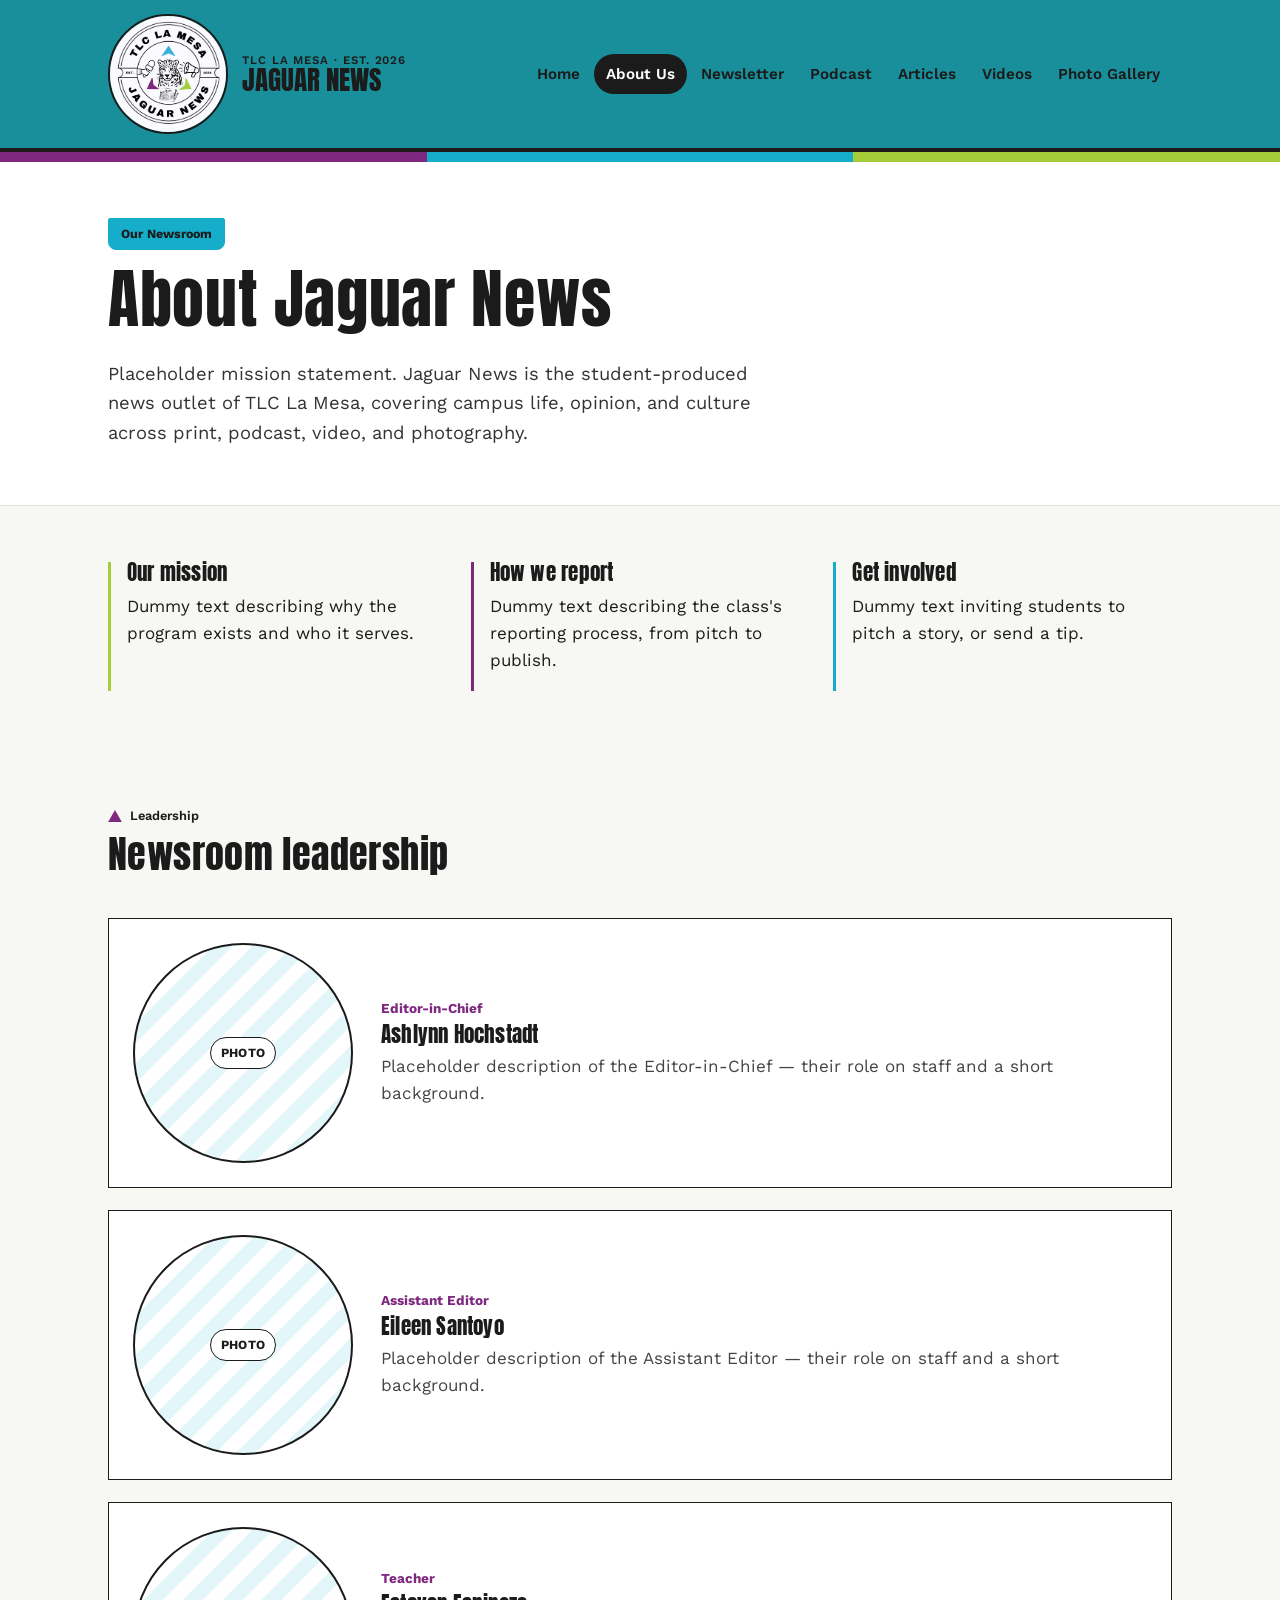
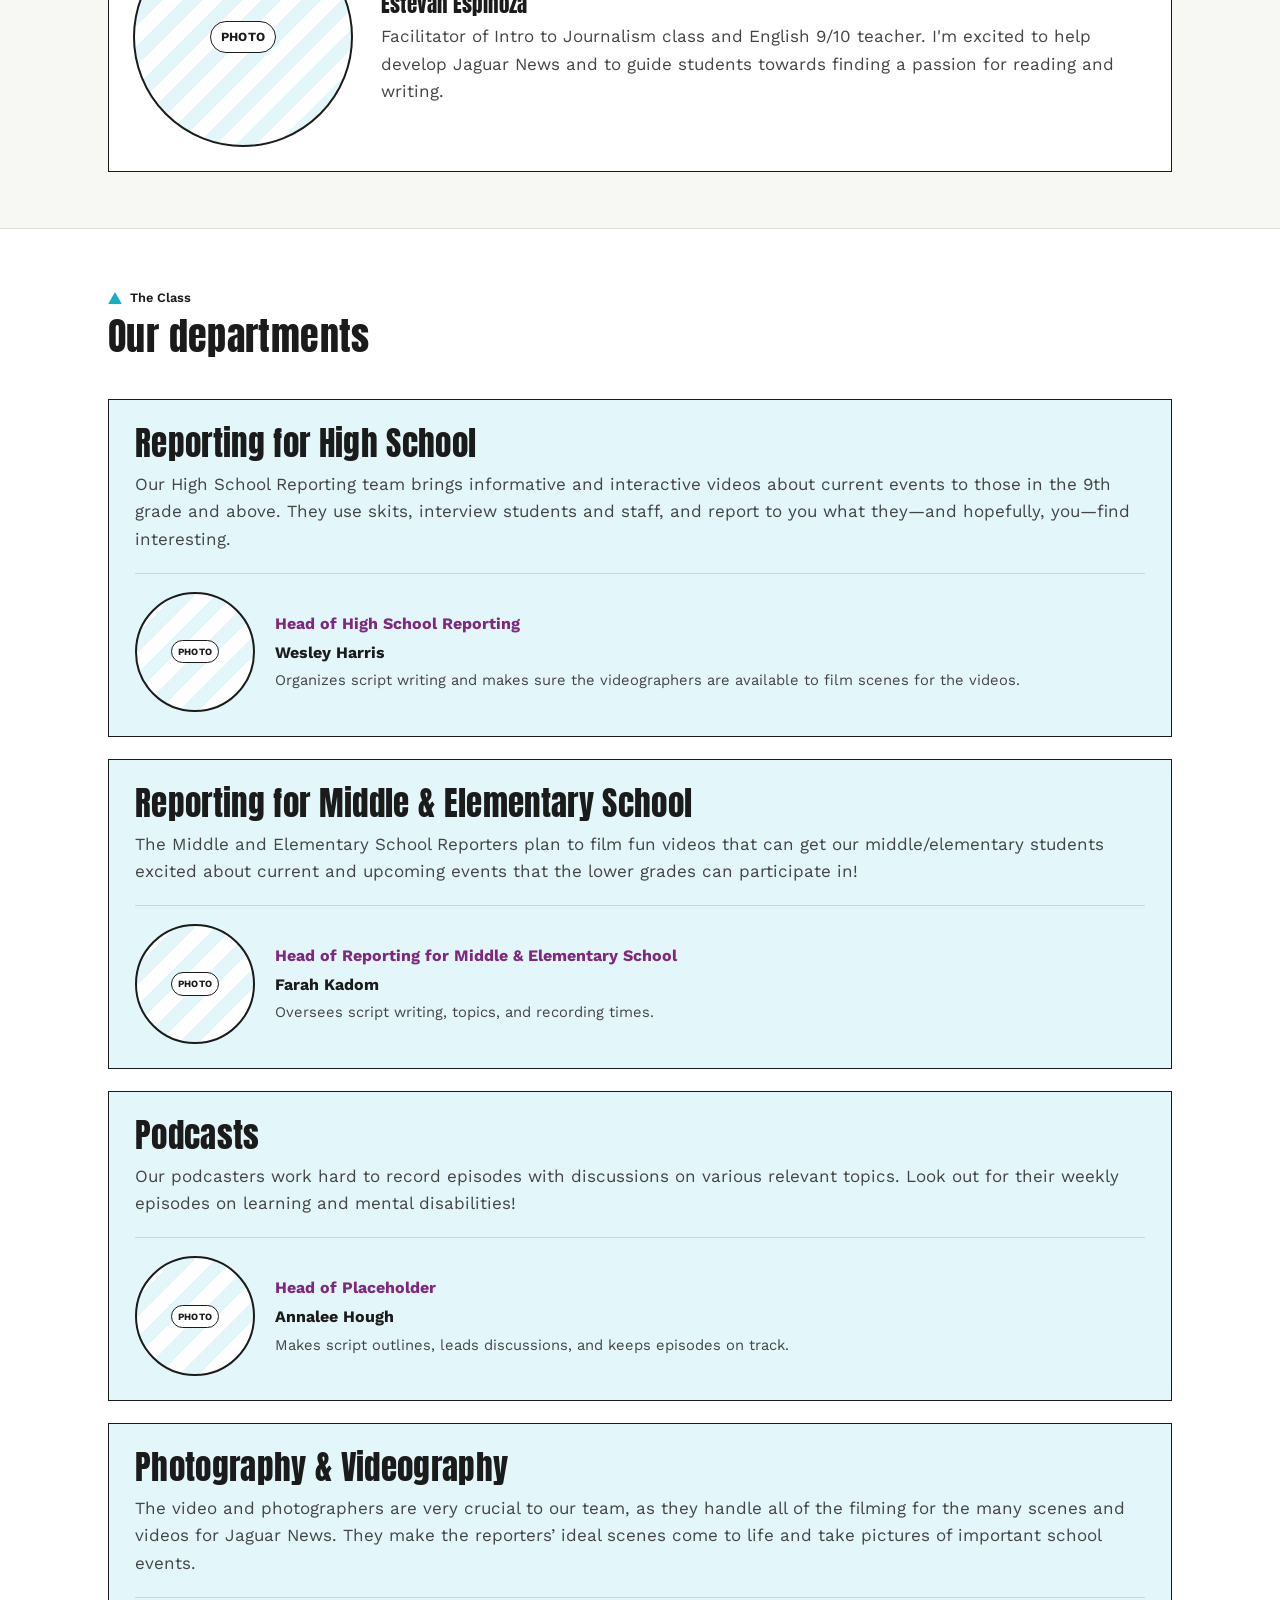
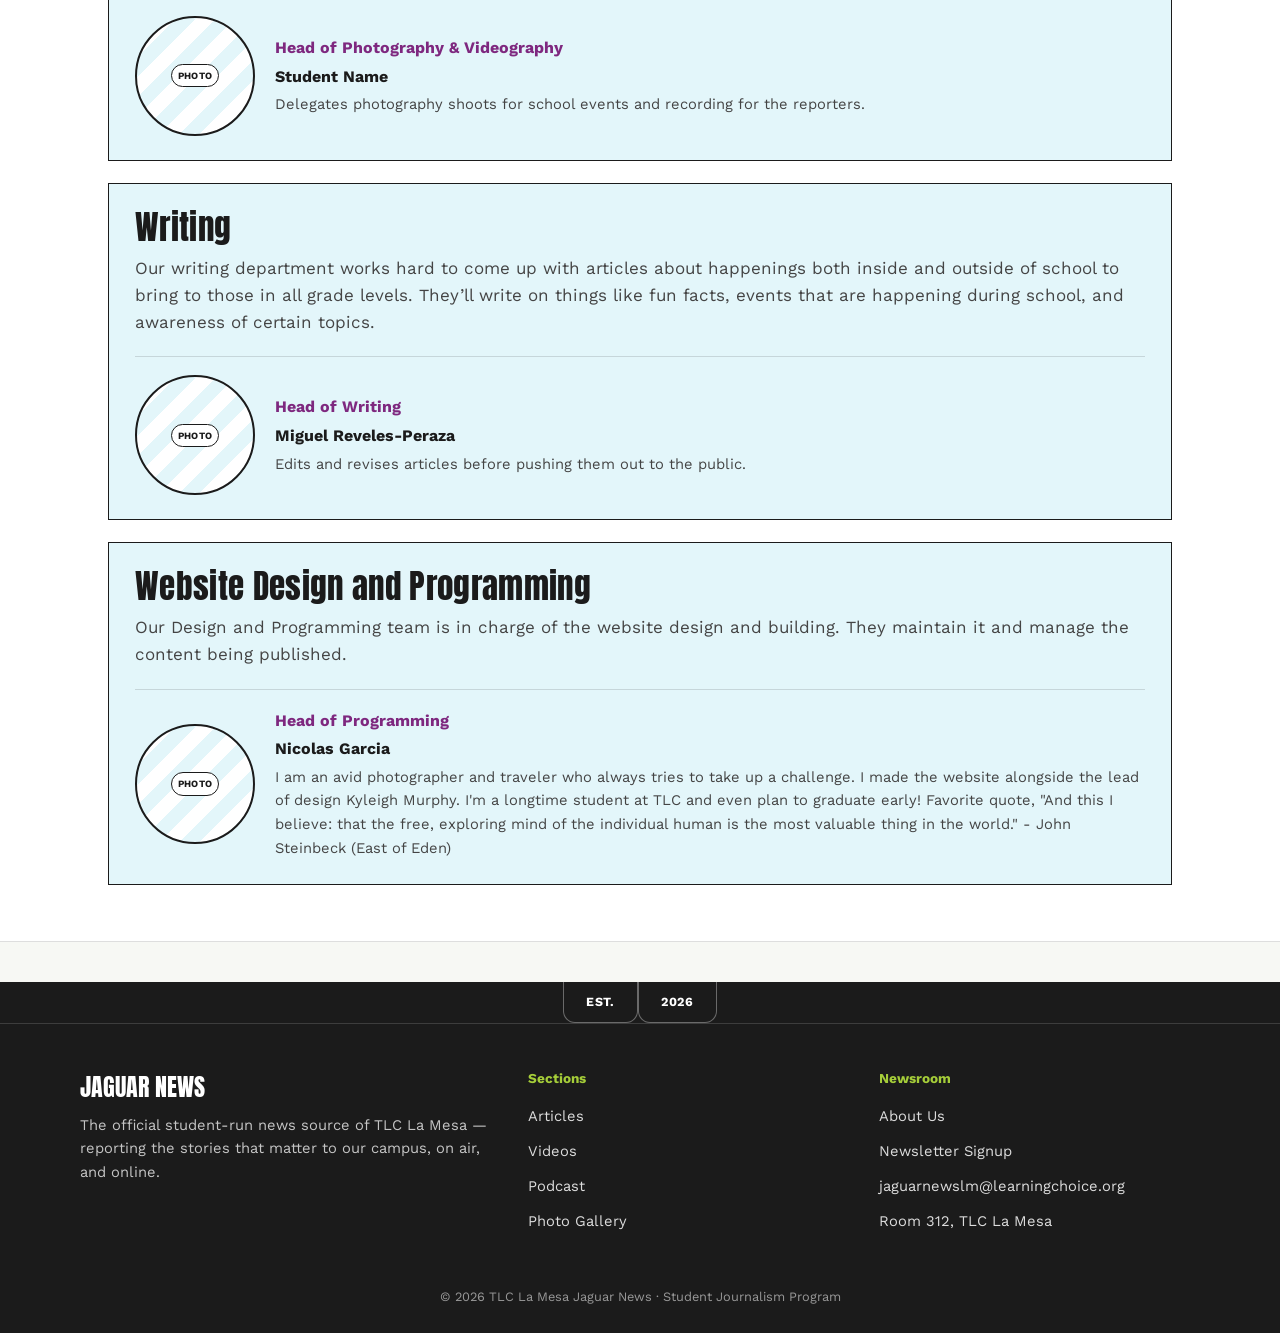
<file: about.html>
<!DOCTYPE html>
<html lang="en">
<head>
<meta charset="UTF-8">
<meta name="viewport" content="width=device-width, initial-scale=1.0">
<title>About Us · Jaguar News — TLC La Mesa</title>
<link rel="stylesheet" href="styles.css">
</head>
<body data-page="about">
  <header class="masthead">
    <div class="wrap masthead-bar">
      <a href="index.html" class="masthead-brand">
        <img src="assets/logo.png" alt="TLC La Mesa Jaguar News badge logo">
        <span class="titles">
          <span class="kicker">TLC LA MESA · EST. 2026</span>
          <span class="name">JAGUAR NEWS</span>
        </span>
      </a>
      <nav class="masthead-nav">
        <a href="index.html">Home</a>
        <a href="about.html" class="active">About Us</a>
        <a href="newsletter.html">Newsletter</a>
        <a href="podcast.html">Podcast</a>
        <a href="articles.html">Articles</a>
        <a href="videos.html">Videos</a>
        <a href="gallery.html">Photo Gallery</a>
      </nav>
    </div>
  </header>
  <div class="ribbon"><span></span><span></span><span></span></div>

  <section class="page-head">
    <div class="wrap">
      <div class="tag-strip"><span class="tag cyan">Our Newsroom</span></div>
      <h1>About Jaguar News</h1>
      <p class="lede" data-field="lede">Placeholder mission statement. Jaguar News is the student-produced news outlet of TLC La Mesa, covering campus life, sports, opinion, and culture across print, podcast, video, and photography. Replace this paragraph with your real about-us copy.</p>
    </div>
  </section>

  <section class="block">
    <div class="wrap">
      <div class="value-row">
        <div class="value">
          <h3>Our mission</h3>
          <p data-field="mission">Dummy text describing why the program exists and who it serves. Lorem ipsum dolor sit amet, consectetur adipiscing elit.</p>
        </div>
        <div class="value">
          <h3>How we report</h3>
          <p data-field="how_we_report">Dummy text describing the class's reporting process, from pitch to publish. Lorem ipsum dolor sit amet, consectetur.</p>
        </div>
        <div class="value">
          <h3>Get involved</h3>
          <p data-field="get_involved">Dummy text inviting students to join the class, pitch a story, or send a tip. Lorem ipsum dolor sit amet, consectetur.</p>
        </div>
      </div>
    </div>
  </section>

  <section class="block">
    <div class="wrap">
      <div class="block-head">
        <div>
          <span class="eyebrow-tri"><svg viewBox="0 0 16 14"><polygon points="8,0 16,14 0,14" fill="#7e287f"/></svg> Leadership</span>
          <h2>Newsroom leadership</h2>
        </div>
      </div>
      <div class="leadership-list"
           data-list="leadership"
           data-template="leadership-row"
           data-item-tag="div"
           data-item-class="leadership-row">
        <div class="leadership-row">
          <div class="leadership-photo"><div class="ph r-1-1" data-label="PHOTO"></div></div>
          <div class="leadership-body">
            <p class="role">Editor-in-Chief</p>
            <h3>Student Name</h3>
            <p>Placeholder description of the Editor-in-Chief — their role on staff and a short background.</p>
          </div>
        </div>
        <div class="leadership-row">
          <div class="leadership-photo"><div class="ph r-1-1" data-label="PHOTO"></div></div>
          <div class="leadership-body">
            <p class="role">Assistant Editor</p>
            <h3>Student Name</h3>
            <p>Placeholder description of the Assistant Editor — their role on staff and a short background.</p>
          </div>
        </div>
        <div class="leadership-row">
          <div class="leadership-photo"><div class="ph r-1-1" data-label="PHOTO"></div></div>
          <div class="leadership-body">
            <p class="role">Teacher / Advisor</p>
            <h3>Teacher Name</h3>
            <p>Placeholder description of the teacher advising the program — their background and role.</p>
          </div>
        </div>
      </div>
    </div>
  </section>

  <section class="block alt">
    <div class="wrap">
      <div class="block-head">
        <div>
          <span class="eyebrow-tri"><svg viewBox="0 0 16 14"><polygon points="8,0 16,14 0,14" fill="#16adca"/></svg> The Class</span>
          <h2>Our departments</h2>
        </div>
      </div>
      <div class="department-list"
           data-list="departments"
           data-template="department-row"
           data-item-tag="div"
           data-item-class="department-row">
        <div class="department-row">
          <h3>Placeholder Department Name</h3>
          <p class="department-desc">Placeholder description of what this department covers and produces.</p>
          <div class="department-leader">
            <div class="department-leader-photo"><div class="ph r-1-1" data-label="PHOTO"></div></div>
            <div class="department-leader-body">
              <p class="role">Head of Placeholder</p>
              <h4>Student Name</h4>
              <p>Placeholder short description of the department leader.</p>
            </div>
          </div>
        </div>
        <div class="department-row">
          <h3>Placeholder Department Name</h3>
          <p class="department-desc">Placeholder description of what this department covers and produces.</p>
          <div class="department-leader">
            <div class="department-leader-photo"><div class="ph r-1-1" data-label="PHOTO"></div></div>
            <div class="department-leader-body">
              <p class="role">Head of Placeholder</p>
              <h4>Student Name</h4>
              <p>Placeholder short description of the department leader.</p>
            </div>
          </div>
        </div>
        <div class="department-row">
          <h3>Placeholder Department Name</h3>
          <p class="department-desc">Placeholder description of what this department covers and produces.</p>
          <div class="department-leader">
            <div class="department-leader-photo"><div class="ph r-1-1" data-label="PHOTO"></div></div>
            <div class="department-leader-body">
              <p class="role">Head of Placeholder</p>
              <h4>Student Name</h4>
              <p>Placeholder short description of the department leader.</p>
            </div>
          </div>
        </div>
        <div class="department-row">
          <h3>Placeholder Department Name</h3>
          <p class="department-desc">Placeholder description of what this department covers and produces.</p>
          <div class="department-leader">
            <div class="department-leader-photo"><div class="ph r-1-1" data-label="PHOTO"></div></div>
            <div class="department-leader-body">
              <p class="role">Head of Placeholder</p>
              <h4>Student Name</h4>
              <p>Placeholder short description of the department leader.</p>
            </div>
          </div>
        </div>
        <div class="department-row">
          <h3>Placeholder Department Name</h3>
          <p class="department-desc">Placeholder description of what this department covers and produces.</p>
          <div class="department-leader">
            <div class="department-leader-photo"><div class="ph r-1-1" data-label="PHOTO"></div></div>
            <div class="department-leader-body">
              <p class="role">Head of Placeholder</p>
              <h4>Student Name</h4>
              <p>Placeholder short description of the department leader.</p>
            </div>
          </div>
        </div>
        <div class="department-row">
          <h3>Placeholder Department Name</h3>
          <p class="department-desc">Placeholder description of what this department covers and produces.</p>
          <div class="department-leader">
            <div class="department-leader-photo"><div class="ph r-1-1" data-label="PHOTO"></div></div>
            <div class="department-leader-body">
              <p class="role">Head of Placeholder</p>
              <h4>Student Name</h4>
              <p>Placeholder short description of the department leader.</p>
            </div>
          </div>
        </div>
      </div>
    </div>
  </section>

  <footer class="site-foot">
    <div class="foot-tabs">
      <span class="foot-tab">EST.</span>
      <span class="foot-tab">2026</span>
    </div>
    <div class="wrap foot-main">
      <div>
        <div class="name">JAGUAR NEWS</div>
        <p>The official student-run news source of TLC La Mesa — reporting the stories that matter to our campus, on air, and online.</p>
      </div>
      <div>
        <h4>Sections</h4>
        <ul>
          <li><a href="articles.html">Articles</a></li>
          <li><a href="videos.html">Videos</a></li>
          <li><a href="podcast.html">Podcast</a></li>
          <li><a href="gallery.html">Photo Gallery</a></li>
        </ul>
      </div>
      <div>
        <h4>Newsroom</h4>
        <ul>
          <li><a href="about.html">About Us</a></li>
          <li><a href="newsletter.html">Newsletter Signup</a></li>
          <li><a href="mailto:jaguarnewslm@learningchoice.org">jaguarnewslm@learningchoice.org</a></li>
          <li><a href="#">Room 312, TLC La Mesa</a></li>
        </ul>
      </div>
    </div>
    <div class="foot-bottom">&copy; 2026 TLC La Mesa Jaguar News · Student Journalism Program </div>
  </footer>

<script src="assets/content-loader.js" defer></script>
</body>
</html>
</file>
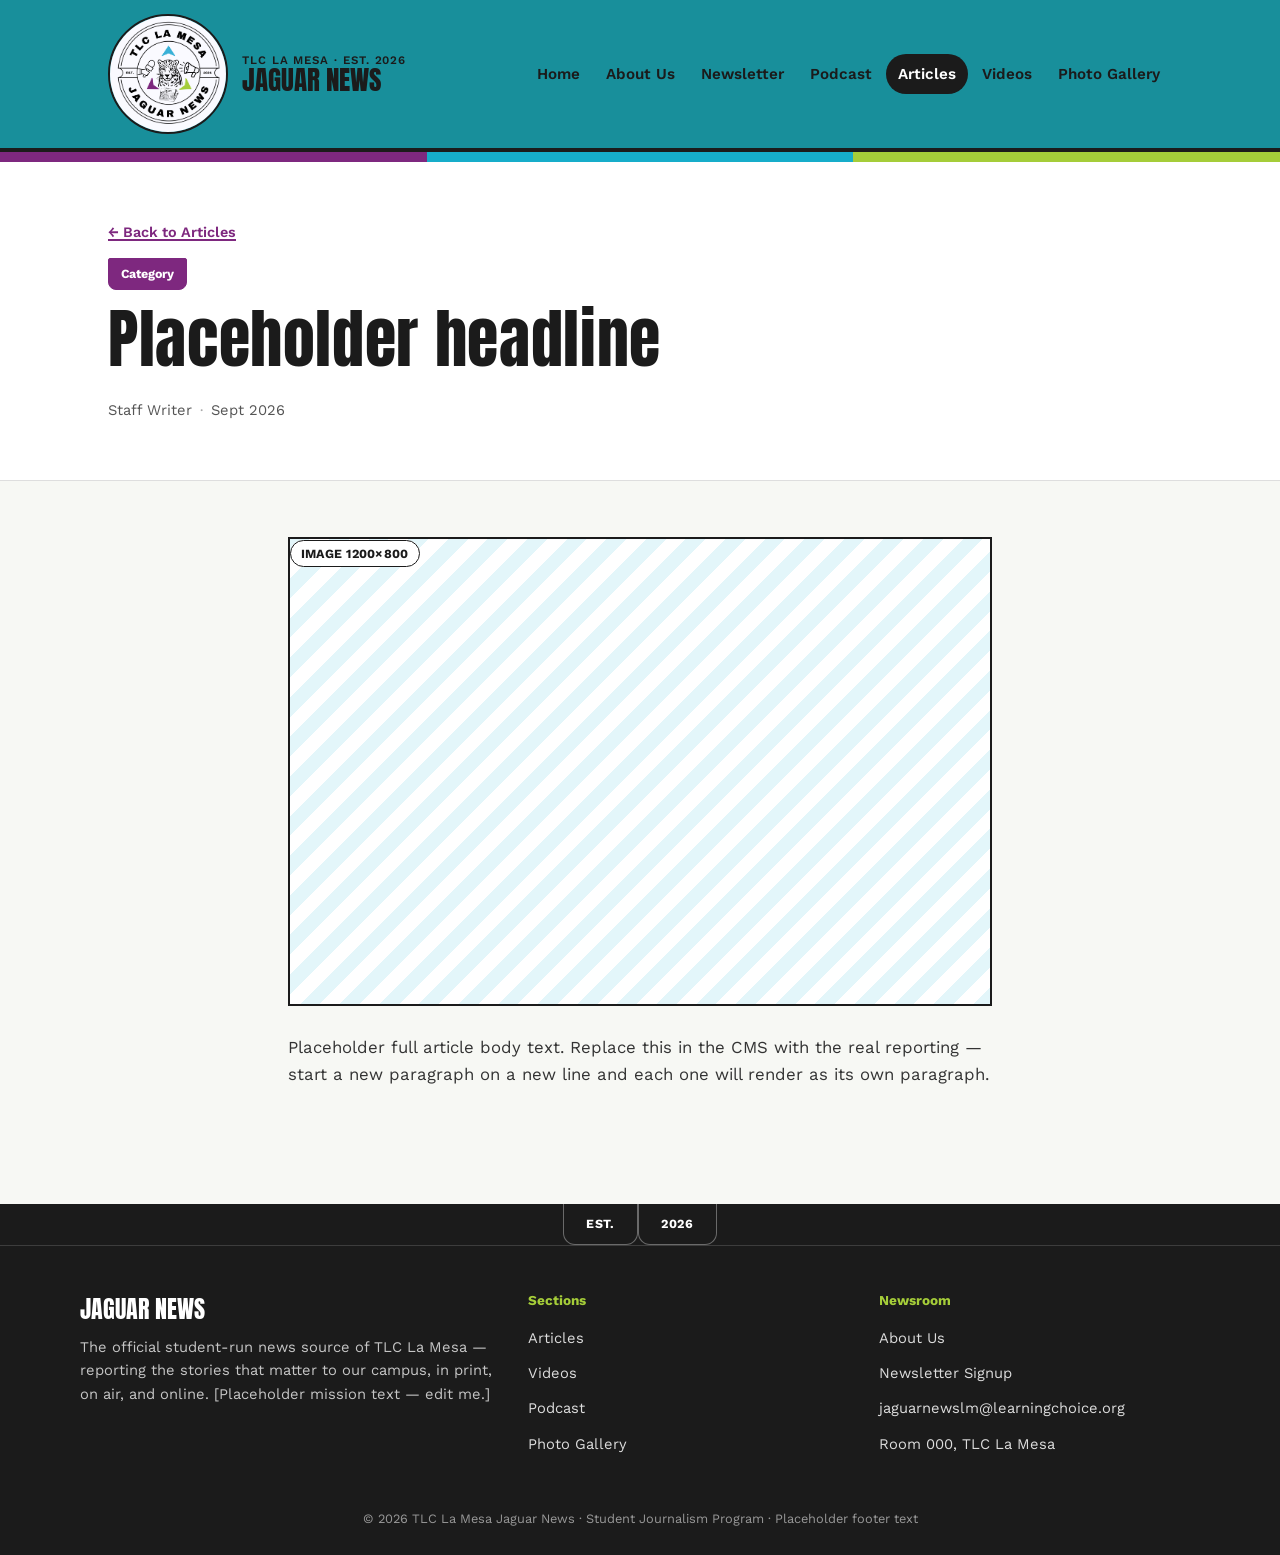
<file: article.html>
<!DOCTYPE html>
<html lang="en">
<head>
<meta charset="UTF-8">
<meta name="viewport" content="width=device-width, initial-scale=1.0">
<title>Article · Jaguar News — TLC La Mesa</title>
<link rel="stylesheet" href="styles.css">
</head>
<body data-page="article">
  <header class="masthead">
    <div class="wrap masthead-bar">
      <a href="index.html" class="masthead-brand">
        <img src="assets/logo.png" alt="TLC La Mesa Jaguar News badge logo">
        <span class="titles">
          <span class="kicker">TLC LA MESA · EST. 2026</span>
          <span class="name">JAGUAR NEWS</span>
        </span>
      </a>
      <nav class="masthead-nav">
        <a href="index.html">Home</a>
        <a href="about.html">About Us</a>
        <a href="newsletter.html">Newsletter</a>
        <a href="podcast.html">Podcast</a>
        <a href="articles.html" class="active">Articles</a>
        <a href="videos.html">Videos</a>
        <a href="gallery.html">Photo Gallery</a>
      </nav>
    </div>
  </header>
  <div class="ribbon"><span></span><span></span><span></span></div>

  <section class="page-head">
    <div class="wrap">
      <a href="articles.html" class="back-link">← Back to Articles</a>
      <div class="tag-strip"><span class="tag purple" data-field="category">Category</span></div>
      <h1 data-field="title">Placeholder headline</h1>
      <p class="byline" data-byline>Staff Writer<span class="dot">·</span>Sept 2026</p>
    </div>
  </section>

  <section class="block">
    <div class="wrap" style="max-width:760px">
      <div class="ph r-3-2 article-photo" data-label="IMAGE 1200×800" data-image="photo"></div>
      <div class="article-body" data-richtext="body">
        <p>Placeholder full article body text. Replace this in the CMS with the real reporting — start a new paragraph on a new line and each one will render as its own paragraph.</p>
      </div>
    </div>
  </section>

  <footer class="site-foot">
    <div class="foot-tabs">
      <span class="foot-tab">EST.</span>
      <span class="foot-tab">2026</span>
    </div>
    <div class="wrap foot-main">
      <div>
        <div class="name">JAGUAR NEWS</div>
        <p>The official student-run news source of TLC La Mesa — reporting the stories that matter to our campus, in print, on air, and online. [Placeholder mission text — edit me.]</p>
      </div>
      <div>
        <h4>Sections</h4>
        <ul>
          <li><a href="articles.html">Articles</a></li>
          <li><a href="videos.html">Videos</a></li>
          <li><a href="podcast.html">Podcast</a></li>
          <li><a href="gallery.html">Photo Gallery</a></li>
        </ul>
      </div>
      <div>
        <h4>Newsroom</h4>
        <ul>
          <li><a href="about.html">About Us</a></li>
          <li><a href="newsletter.html">Newsletter Signup</a></li>
          <li><a href="mailto:jaguarnews@placeholder.edu" data-mailto="contact_email">jaguarnews@placeholder.edu</a></li>
          <li><a href="#">Room 000, TLC La Mesa</a></li>
        </ul>
      </div>
    </div>
    <div class="foot-bottom">&copy; 2026 TLC La Mesa Jaguar News · Student Journalism Program · Placeholder footer text</div>
  </footer>

<script src="assets/content-loader.js" defer></script>
</body>
</html>
</file>
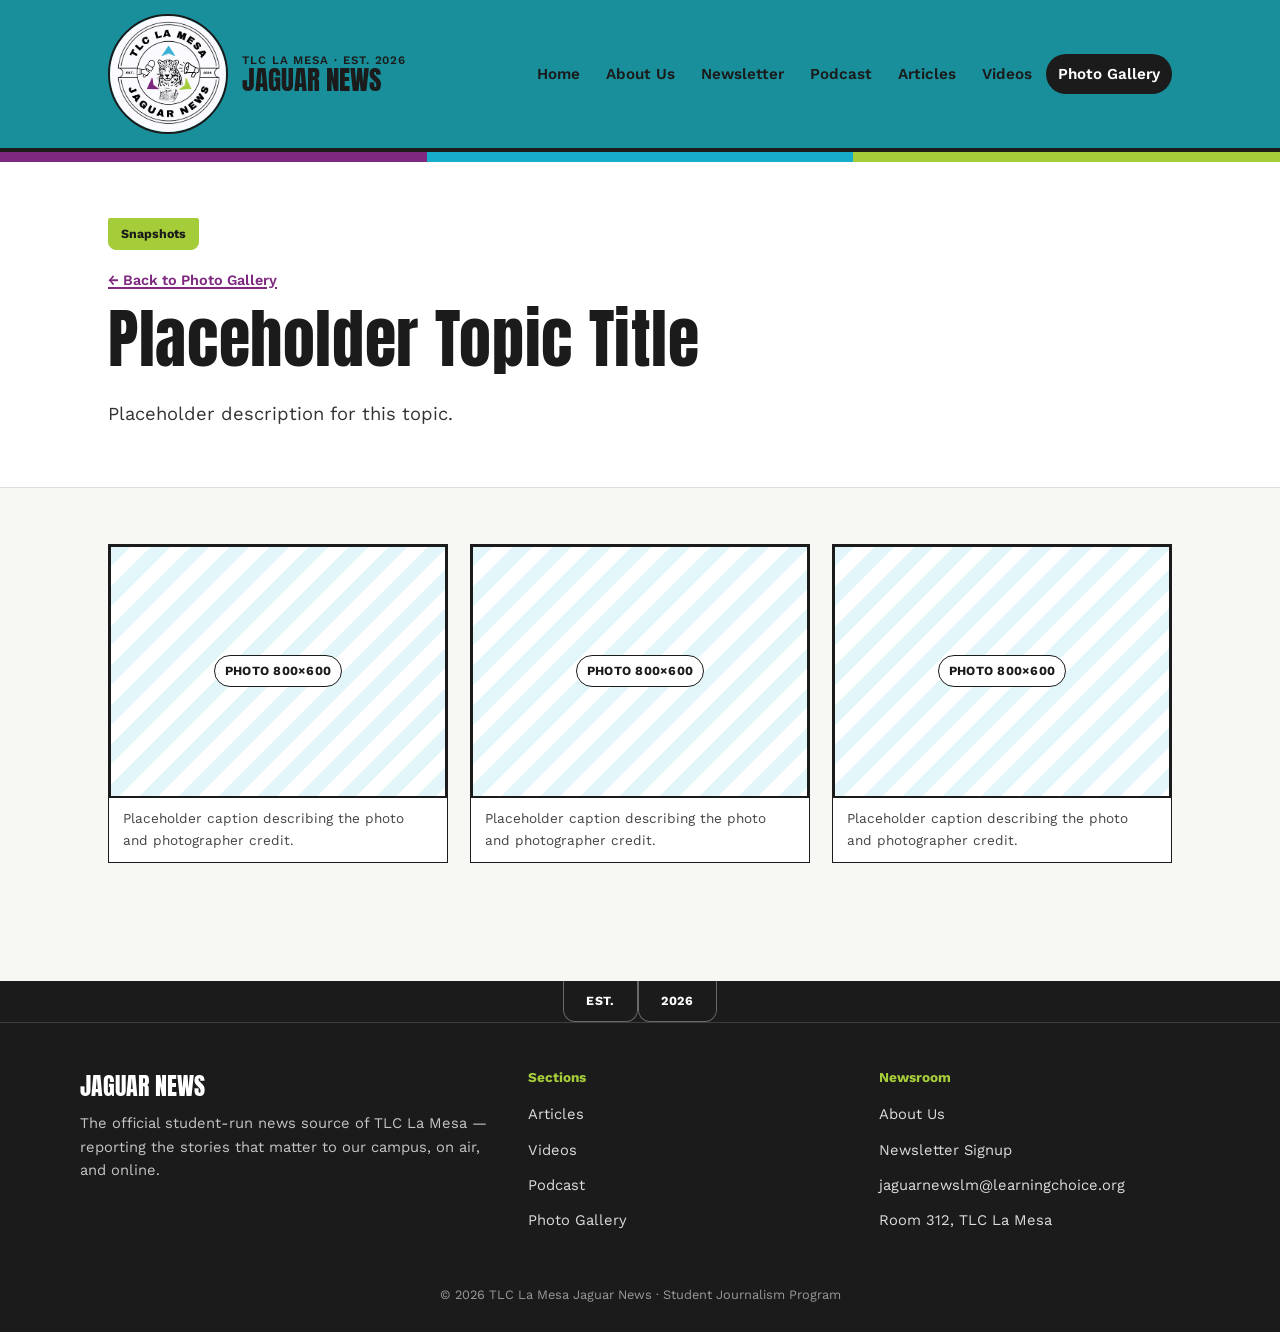
<file: gallery-topic.html>
<!DOCTYPE html>
<html lang="en">
<head>
<meta charset="UTF-8">
<meta name="viewport" content="width=device-width, initial-scale=1.0">
<title>Photo Gallery · Jaguar News — TLC La Mesa</title>
<link rel="stylesheet" href="styles.css">
</head>
<body data-page="gallery-topic">
  <header class="masthead">
    <div class="wrap masthead-bar">
      <a href="index.html" class="masthead-brand">
        <img src="assets/logo.png" alt="TLC La Mesa Jaguar News badge logo">
        <span class="titles">
          <span class="kicker">TLC LA MESA · EST. 2026</span>
          <span class="name">JAGUAR NEWS</span>
        </span>
      </a>
      <nav class="masthead-nav">
        <a href="index.html">Home</a>
        <a href="about.html">About Us</a>
        <a href="newsletter.html">Newsletter</a>
        <a href="podcast.html">Podcast</a>
        <a href="articles.html">Articles</a>
        <a href="videos.html">Videos</a>
        <a href="gallery.html" class="active">Photo Gallery</a>
      </nav>
    </div>
  </header>
  <div class="ribbon"><span></span><span></span><span></span></div>

  <section class="page-head">
    <div class="wrap">
      <div class="tag-strip"><span class="tag green">Snapshots</span></div>
      <a href="gallery.html" class="back-link">← Back to Photo Gallery</a>
      <h1 data-field="title">Placeholder Topic Title</h1>
      <p class="lede" data-field="description">Placeholder description for this topic.</p>
    </div>
  </section>

  <section class="block">
    <div class="wrap">
      <div class="photo-grid" data-list="photos" data-template="gallery-figure" data-item-tag="figure">
        <figure>
          <div class="ph r-4-3" data-label="PHOTO 800×600"></div>
          <figcaption>Placeholder caption describing the photo and photographer credit.</figcaption>
        </figure>
        <figure>
          <div class="ph r-4-3" data-label="PHOTO 800×600"></div>
          <figcaption>Placeholder caption describing the photo and photographer credit.</figcaption>
        </figure>
        <figure>
          <div class="ph r-4-3" data-label="PHOTO 800×600"></div>
          <figcaption>Placeholder caption describing the photo and photographer credit.</figcaption>
        </figure>
      </div>
    </div>
  </section>

  <footer class="site-foot">
    <div class="foot-tabs">
      <span class="foot-tab">EST.</span>
      <span class="foot-tab">2026</span>
    </div>
    <div class="wrap foot-main">
      <div>
        <div class="name">JAGUAR NEWS</div>
        <p>The official student-run news source of TLC La Mesa — reporting the stories that matter to our campus, on air, and online.</p>
      </div>
      <div>
        <h4>Sections</h4>
        <ul>
          <li><a href="articles.html">Articles</a></li>
          <li><a href="videos.html">Videos</a></li>
          <li><a href="podcast.html">Podcast</a></li>
          <li><a href="gallery.html">Photo Gallery</a></li>
        </ul>
      </div>
      <div>
        <h4>Newsroom</h4>
        <ul>
          <li><a href="about.html">About Us</a></li>
          <li><a href="newsletter.html">Newsletter Signup</a></li>
          <li><a href="mailto:jaguarnewslm@learningchoice.org">jaguarnewslm@learningchoice.org</a></li>
          <li><a href="#">Room 312, TLC La Mesa</a></li>
        </ul>
      </div>
    </div>
    <div class="foot-bottom">&copy; 2026 TLC La Mesa Jaguar News · Student Journalism Program </div>
  </footer>

<script src="assets/content-loader.js" defer></script>
</body>
</html>
</file>
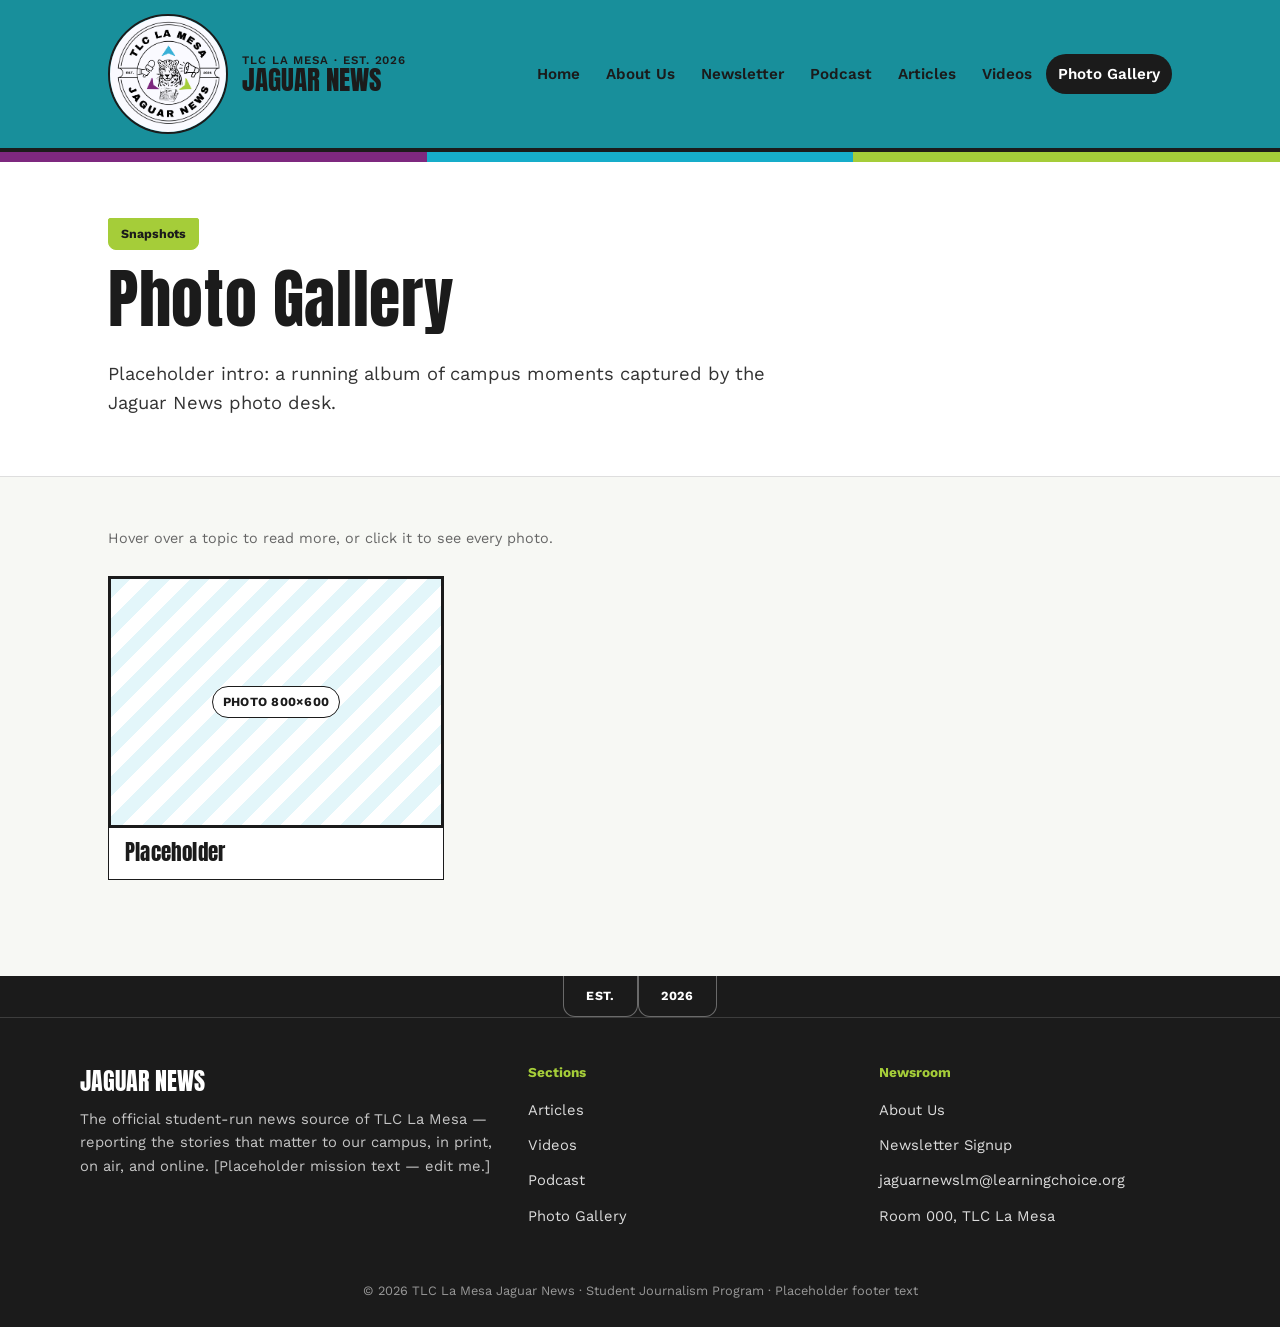
<file: gallery.html>
<!DOCTYPE html>
<html lang="en">
<head>
<meta charset="UTF-8">
<meta name="viewport" content="width=device-width, initial-scale=1.0">
<title>Photo Gallery · Jaguar News — TLC La Mesa</title>
<link rel="stylesheet" href="styles.css">
</head>
<body data-page="gallery">
  <header class="masthead">
    <div class="wrap masthead-bar">
      <a href="index.html" class="masthead-brand">
        <img src="assets/logo.png" alt="TLC La Mesa Jaguar News badge logo">
        <span class="titles">
          <span class="kicker">TLC LA MESA · EST. 2026</span>
          <span class="name">JAGUAR NEWS</span>
        </span>
      </a>
      <nav class="masthead-nav">
        <a href="index.html">Home</a>
        <a href="about.html">About Us</a>
        <a href="newsletter.html">Newsletter</a>
        <a href="podcast.html">Podcast</a>
        <a href="articles.html">Articles</a>
        <a href="videos.html">Videos</a>
        <a href="gallery.html" class="active">Photo Gallery</a>
      </nav>
    </div>
  </header>
  <div class="ribbon"><span></span><span></span><span></span></div>

  <section class="page-head">
    <div class="wrap">
      <div class="tag-strip"><span class="tag green">Snapshots</span></div>
      <h1>Photo Gallery</h1>
      <p class="lede" data-field="lede">Placeholder intro: a running album of campus moments captured by the Jaguar News photo desk.</p>
    </div>
  </section>

  <section class="block">
    <div class="wrap">
      <p class="gallery-hint">Hover over a topic to read more, or click it to see every photo.</p>
      <div class="gallery-grid"
           data-list="topics"
           data-template="gallery-topic-card"
           data-item-tag="a"
           data-item-class="gallery-topic-card"
           data-item-href="gallery-topic.html?id={id}">
        <a class="gallery-topic-card" href="gallery-topic.html?id=placeholder-1">
          <div class="gtc-cover"><div class="ph r-4-3" data-label="PHOTO 800×600"></div></div>
          <div class="gtc-title"><h3>Placeholder Topic Title</h3></div>
          <div class="gtc-more">
            <p>Placeholder description for this topic — the full text you'd write in the CMS appears here on hover.</p>
            <span class="btn gtc-btn">See more photos →</span>
          </div>
        </a>
        <a class="gallery-topic-card" href="gallery-topic.html?id=placeholder-2">
          <div class="gtc-cover"><div class="ph r-4-3" data-label="PHOTO 800×600"></div></div>
          <div class="gtc-title"><h3>Placeholder Topic Title</h3></div>
          <div class="gtc-more">
            <p>Placeholder description for this topic — the full text you'd write in the CMS appears here on hover.</p>
            <span class="btn gtc-btn">See more photos →</span>
          </div>
        </a>
        <a class="gallery-topic-card" href="gallery-topic.html?id=placeholder-3">
          <div class="gtc-cover"><div class="ph r-4-3" data-label="PHOTO 800×600"></div></div>
          <div class="gtc-title"><h3>Placeholder Topic Title</h3></div>
          <div class="gtc-more">
            <p>Placeholder description for this topic — the full text you'd write in the CMS appears here on hover.</p>
            <span class="btn gtc-btn">See more photos →</span>
          </div>
        </a>
      </div>
    </div>
  </section>

  <footer class="site-foot">
    <div class="foot-tabs">
      <span class="foot-tab">EST.</span>
      <span class="foot-tab">2026</span>
    </div>
    <div class="wrap foot-main">
      <div>
        <div class="name">JAGUAR NEWS</div>
        <p>The official student-run news source of TLC La Mesa — reporting the stories that matter to our campus, in print, on air, and online. [Placeholder mission text — edit me.]</p>
      </div>
      <div>
        <h4>Sections</h4>
        <ul>
          <li><a href="articles.html">Articles</a></li>
          <li><a href="videos.html">Videos</a></li>
          <li><a href="podcast.html">Podcast</a></li>
          <li><a href="gallery.html">Photo Gallery</a></li>
        </ul>
      </div>
      <div>
        <h4>Newsroom</h4>
        <ul>
          <li><a href="about.html">About Us</a></li>
          <li><a href="newsletter.html">Newsletter Signup</a></li>
          <li><a href="mailto:jaguarnews@placeholder.edu" data-mailto="contact_email">jaguarnews@placeholder.edu</a></li>
          <li><a href="#">Room 000, TLC La Mesa</a></li>
        </ul>
      </div>
    </div>
    <div class="foot-bottom">&copy; 2026 TLC La Mesa Jaguar News · Student Journalism Program · Placeholder footer text</div>
  </footer>

<script src="assets/content-loader.js" defer></script>
</body>
</html>
</file>
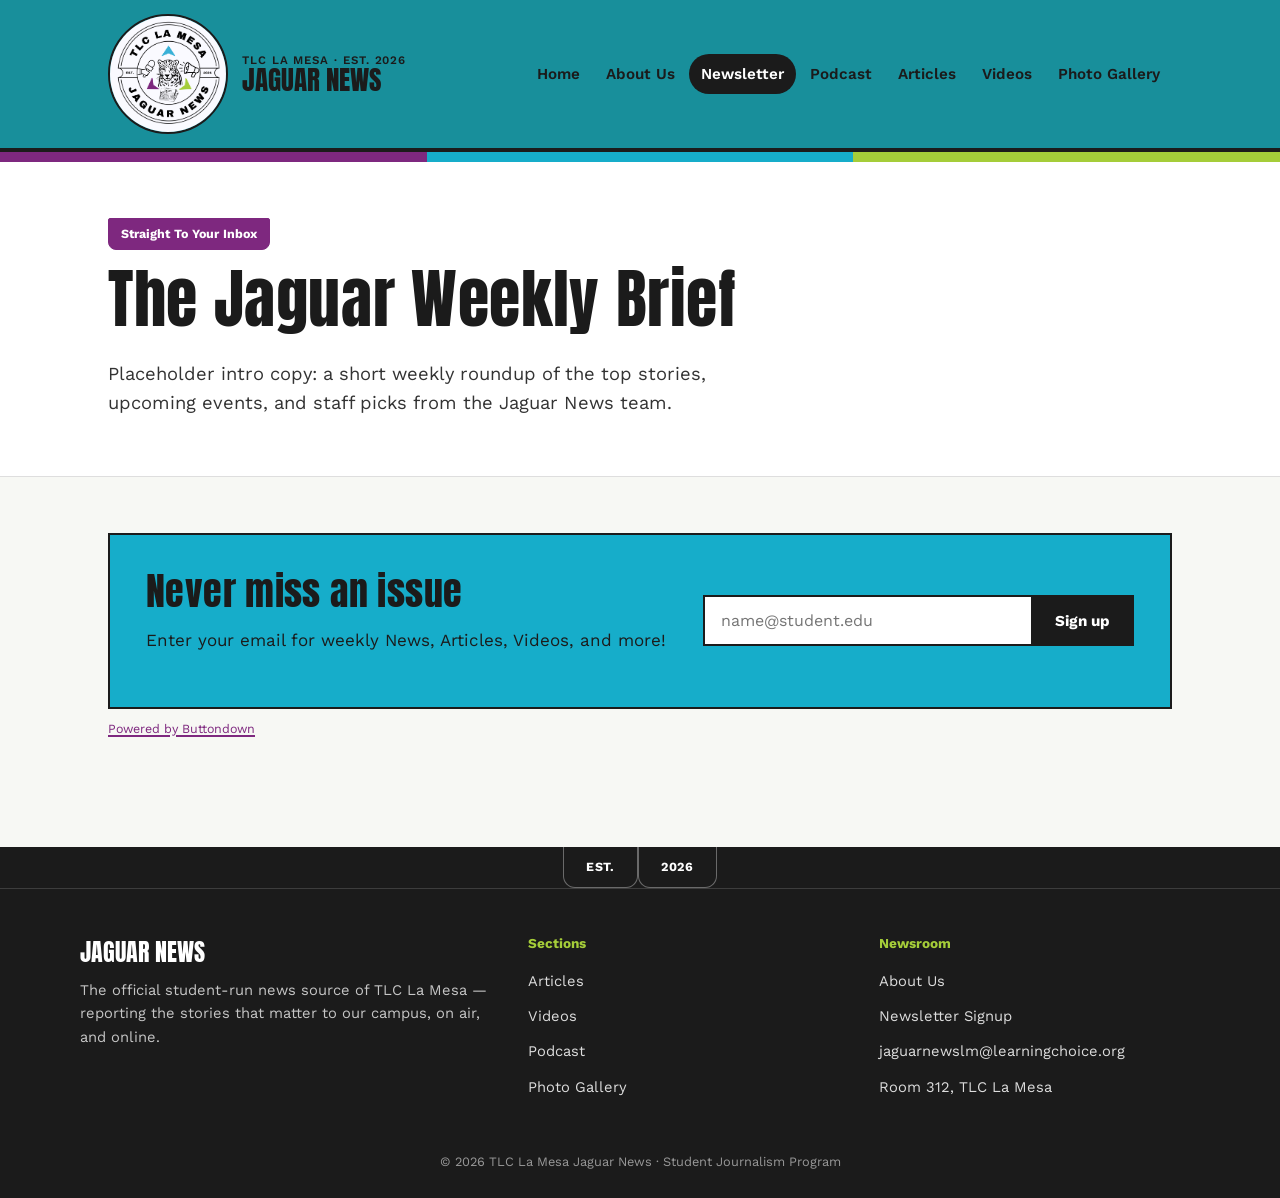
<file: newsletter.html>
<!DOCTYPE html>
<html lang="en">
<head>
<meta charset="UTF-8">
<meta name="viewport" content="width=device-width, initial-scale=1.0">
<title>Newsletter · Jaguar News — TLC La Mesa</title>
<link rel="stylesheet" href="styles.css">
</head>
<body data-page="newsletter">
  <header class="masthead">
    <div class="wrap masthead-bar">
      <a href="index.html" class="masthead-brand">
        <img src="assets/logo.png" alt="TLC La Mesa Jaguar News badge logo">
        <span class="titles">
          <span class="kicker">TLC LA MESA · EST. 2026</span>
          <span class="name">JAGUAR NEWS</span>
        </span>
      </a>
      <nav class="masthead-nav">
        <a href="index.html">Home</a>
        <a href="about.html">About Us</a>
        <a href="newsletter.html" class="active">Newsletter</a>
        <a href="podcast.html">Podcast</a>
        <a href="articles.html">Articles</a>
        <a href="videos.html">Videos</a>
        <a href="gallery.html">Photo Gallery</a>
      </nav>
    </div>
  </header>
  <div class="ribbon"><span></span><span></span><span></span></div>

  <section class="page-head">
    <div class="wrap">
      <div class="tag-strip"><span class="tag purple">Straight To Your Inbox</span></div>
      <h1>The Jaguar Weekly Brief</h1>
      <p class="lede" data-field="lede">A short weekly roundup of the top stories, upcoming events, and faculty features from the Jaguar News team.</p>
    </div>
  </section>

  <section class="block">
    <div class="wrap">
      <div class="signup">
        <div>
          <h2>Never miss an issue</h2>
          <p style="color:#1b1b1b">Enter your email for weekly News, Articles, Videos, and more!</p>
        </div>
        <form
          action="https://buttondown.com/api/emails/embed-subscribe/nicomg2023"
          method="post"
          target="popupwindow"
          onsubmit="window.open('https://buttondown.com/nicomg2023', 'popupwindow')"
          class="embeddable-buttondown-form"
        >
          <input type="email" name="email" placeholder="name@student.edu" aria-label="Email address" required>
          <input type="hidden" value="1" name="embed">
          <button type="submit" class="btn">Sign up</button>
        </form>
      </div>
      <p style="font-size:.78rem;color:#555;margin-top:10px">
        <a href="https://buttondown.com" target="_blank" rel="noopener">Powered by Buttondown</a>
      </p>
    </div>
  </section>
  
  <footer class="site-foot">
    <div class="foot-tabs">
      <span class="foot-tab">EST.</span>
      <span class="foot-tab">2026</span>
    </div>
    <div class="wrap foot-main">
      <div>
        <div class="name">JAGUAR NEWS</div>
        <p>The official student-run news source of TLC La Mesa — reporting the stories that matter to our campus, on air, and online.</p>
      </div>
      <div>
        <h4>Sections</h4>
        <ul>
          <li><a href="articles.html">Articles</a></li>
          <li><a href="videos.html">Videos</a></li>
          <li><a href="podcast.html">Podcast</a></li>
          <li><a href="gallery.html">Photo Gallery</a></li>
        </ul>
      </div>
      <div>
        <h4>Newsroom</h4>
        <ul>
          <li><a href="about.html">About Us</a></li>
          <li><a href="newsletter.html">Newsletter Signup</a></li>
          <li><a href="mailto:jaguarnewslm@learningchoice.org" data-mailto="contact_email">jaguarnewslm@learningchoice.org</a></li>
          <li><a href="#">Room 312, TLC La Mesa</a></li>
        </ul>
      </div>
    </div>
    <div class="foot-bottom">&copy; 2026 TLC La Mesa Jaguar News · Student Journalism Program </div>
  </footer>

<script src="assets/content-loader.js" defer></script>
</body>
</html>
</file>
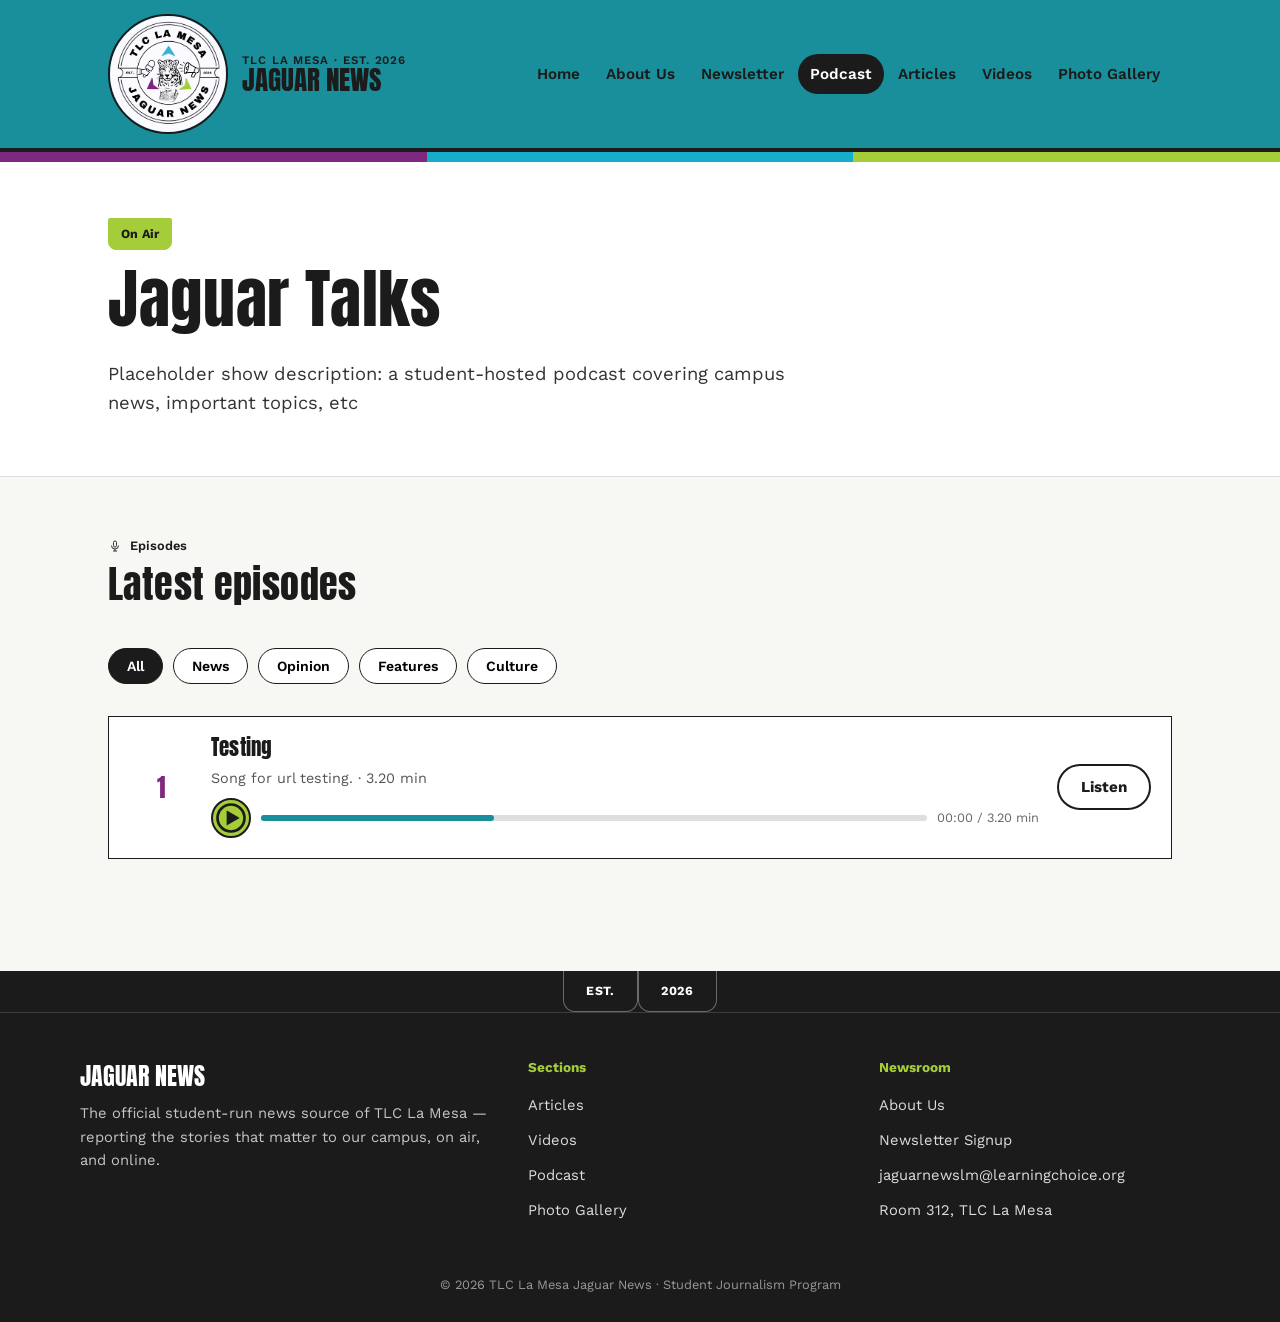
<file: podcast.html>
<!DOCTYPE html>
<html lang="en">
<head>
<meta charset="UTF-8">
<meta name="viewport" content="width=device-width, initial-scale=1.0">
<title>Podcast · Jaguar News — TLC La Mesa</title>
<link rel="stylesheet" href="styles.css">
</head>
<body data-page="podcast">
  <header class="masthead">
    <div class="wrap masthead-bar">
      <a href="index.html" class="masthead-brand">
        <img src="assets/logo.png" alt="TLC La Mesa Jaguar News badge logo">
        <span class="titles">
          <span class="kicker">TLC LA MESA · EST. 2026</span>
          <span class="name">JAGUAR NEWS</span>
        </span>
      </a>
      <nav class="masthead-nav">
        <a href="index.html">Home</a>
        <a href="about.html">About Us</a>
        <a href="newsletter.html">Newsletter</a>
        <a href="podcast.html" class="active">Podcast</a>
        <a href="articles.html">Articles</a>
        <a href="videos.html">Videos</a>
        <a href="gallery.html">Photo Gallery</a>
      </nav>
    </div>
  </header>
  <div class="ribbon"><span></span><span></span><span></span></div>

  <section class="page-head">
    <div class="wrap">
      <div class="tag-strip"><span class="tag green">On Air</span></div>
      <h1>Jaguar Talks</h1>
      <p class="lede" data-field="lede">Placeholder show description: a student-hosted podcast covering campus news, interviews, and the occasional off-topic tangent — new episodes dropping every other Thursday.</p>
    </div>
  </section>

  <section class="block">
    <div class="wrap">
      <div class="block-head">
        <div>
          <span class="eyebrow-tri"><svg viewBox="0 0 24 24" fill="none" stroke="#1b1b1b" stroke-width="1.8"><rect x="9" y="2" width="6" height="12" rx="3"/><path d="M5 11a7 7 0 0 0 14 0"/><path d="M12 18v4M8 22h8"/></svg> Episodes</span>
          <h2>Latest episodes</h2>
        </div>
      </div>
      <div class="filters">
        <button class="is-on" data-filter="all">All</button>
        <button data-filter="News">News</button>
        <button data-filter="Opinion">Opinion</button>
        <button data-filter="Features">Features</button>
        <button data-filter="Culture">Culture</button>
      </div>
      <div data-list="episodes" data-template="episode-row" data-item-tag="div" data-item-class="episode">
      <div class="episode" data-category="News">
        <div class="ep-num">12</div>
        <div>
          <h3>Placeholder episode title about the new student council</h3>
          <p style="margin:0;color:#555;font-size:.9rem">Placeholder description of what this episode covers · 24 min</p>
          <div class="player-bar">
            <div class="play-btn"><svg viewBox="0 0 24 24" fill="none" stroke="#1b1b1b" stroke-width="1.8"><circle cx="12" cy="12" r="9"/><path d="M10 8.5 16 12l-6 3.5z" fill="#1b1b1b"/></svg></div>
            <div class="track"></div>
            <span style="font-size:.8rem;color:#666">00:00 / 24 min</span>
          </div>
        </div>
        <button type="button" class="btn outline" data-youtube-popup="">Listen</button>
      </div>
      <div class="episode" data-category="Features">
        <div class="ep-num">11</div>
        <div>
          <h3>Placeholder episode title interviewing a school coach</h3>
          <p style="margin:0;color:#555;font-size:.9rem">Placeholder description of what this episode covers · 31 min</p>
          <div class="player-bar">
            <div class="play-btn"><svg viewBox="0 0 24 24" fill="none" stroke="#1b1b1b" stroke-width="1.8"><circle cx="12" cy="12" r="9"/><path d="M10 8.5 16 12l-6 3.5z" fill="#1b1b1b"/></svg></div>
            <div class="track"></div>
            <span style="font-size:.8rem;color:#666">00:00 / 31 min</span>
          </div>
        </div>
        <button type="button" class="btn outline" data-youtube-popup="">Listen</button>
      </div>
      <div class="episode" data-category="Culture">
        <div class="ep-num">10</div>
        <div>
          <h3>Placeholder episode title recapping the first week back</h3>
          <p style="margin:0;color:#555;font-size:.9rem">Placeholder description of what this episode covers · 19 min</p>
          <div class="player-bar">
            <div class="play-btn"><svg viewBox="0 0 24 24" fill="none" stroke="#1b1b1b" stroke-width="1.8"><circle cx="12" cy="12" r="9"/><path d="M10 8.5 16 12l-6 3.5z" fill="#1b1b1b"/></svg></div>
            <div class="track"></div>
            <span style="font-size:.8rem;color:#666">00:00 / 19 min</span>
          </div>
        </div>
        <button type="button" class="btn outline" data-youtube-popup="">Listen</button>
      </div>
      </div>
    </div>
  </section>

  <footer class="site-foot">
    <div class="foot-tabs">
      <span class="foot-tab">EST.</span>
      <span class="foot-tab">2026</span>
    </div>
    <div class="wrap foot-main">
      <div>
        <div class="name">JAGUAR NEWS</div>
        <p>The official student-run news source of TLC La Mesa — reporting the stories that matter to our campus, on air, and online.</p>
      </div>
      <div>
        <h4>Sections</h4>
        <ul>
          <li><a href="articles.html">Articles</a></li>
          <li><a href="videos.html">Videos</a></li>
          <li><a href="podcast.html">Podcast</a></li>
          <li><a href="gallery.html">Photo Gallery</a></li>
        </ul>
      </div>
      <div>
        <h4>Newsroom</h4>
        <ul>
          <li><a href="about.html">About Us</a></li>
          <li><a href="newsletter.html">Newsletter Signup</a></li>
          <li><a href="mailto:jaguarnewslm@learningchoice.org" data-mailto="contact_email">jaguarnewslm@learningchoice.org</a></li>
          <li><a href="#">Room 312, TLC La Mesa</a></li>
        </ul>
      </div>
    </div>
    <div class="foot-bottom">&copy; 2026 TLC La Mesa Jaguar News · Student Journalism Program </div>
  </footer>

<script src="assets/content-loader.js" defer></script>
</body>
</html>
</file>
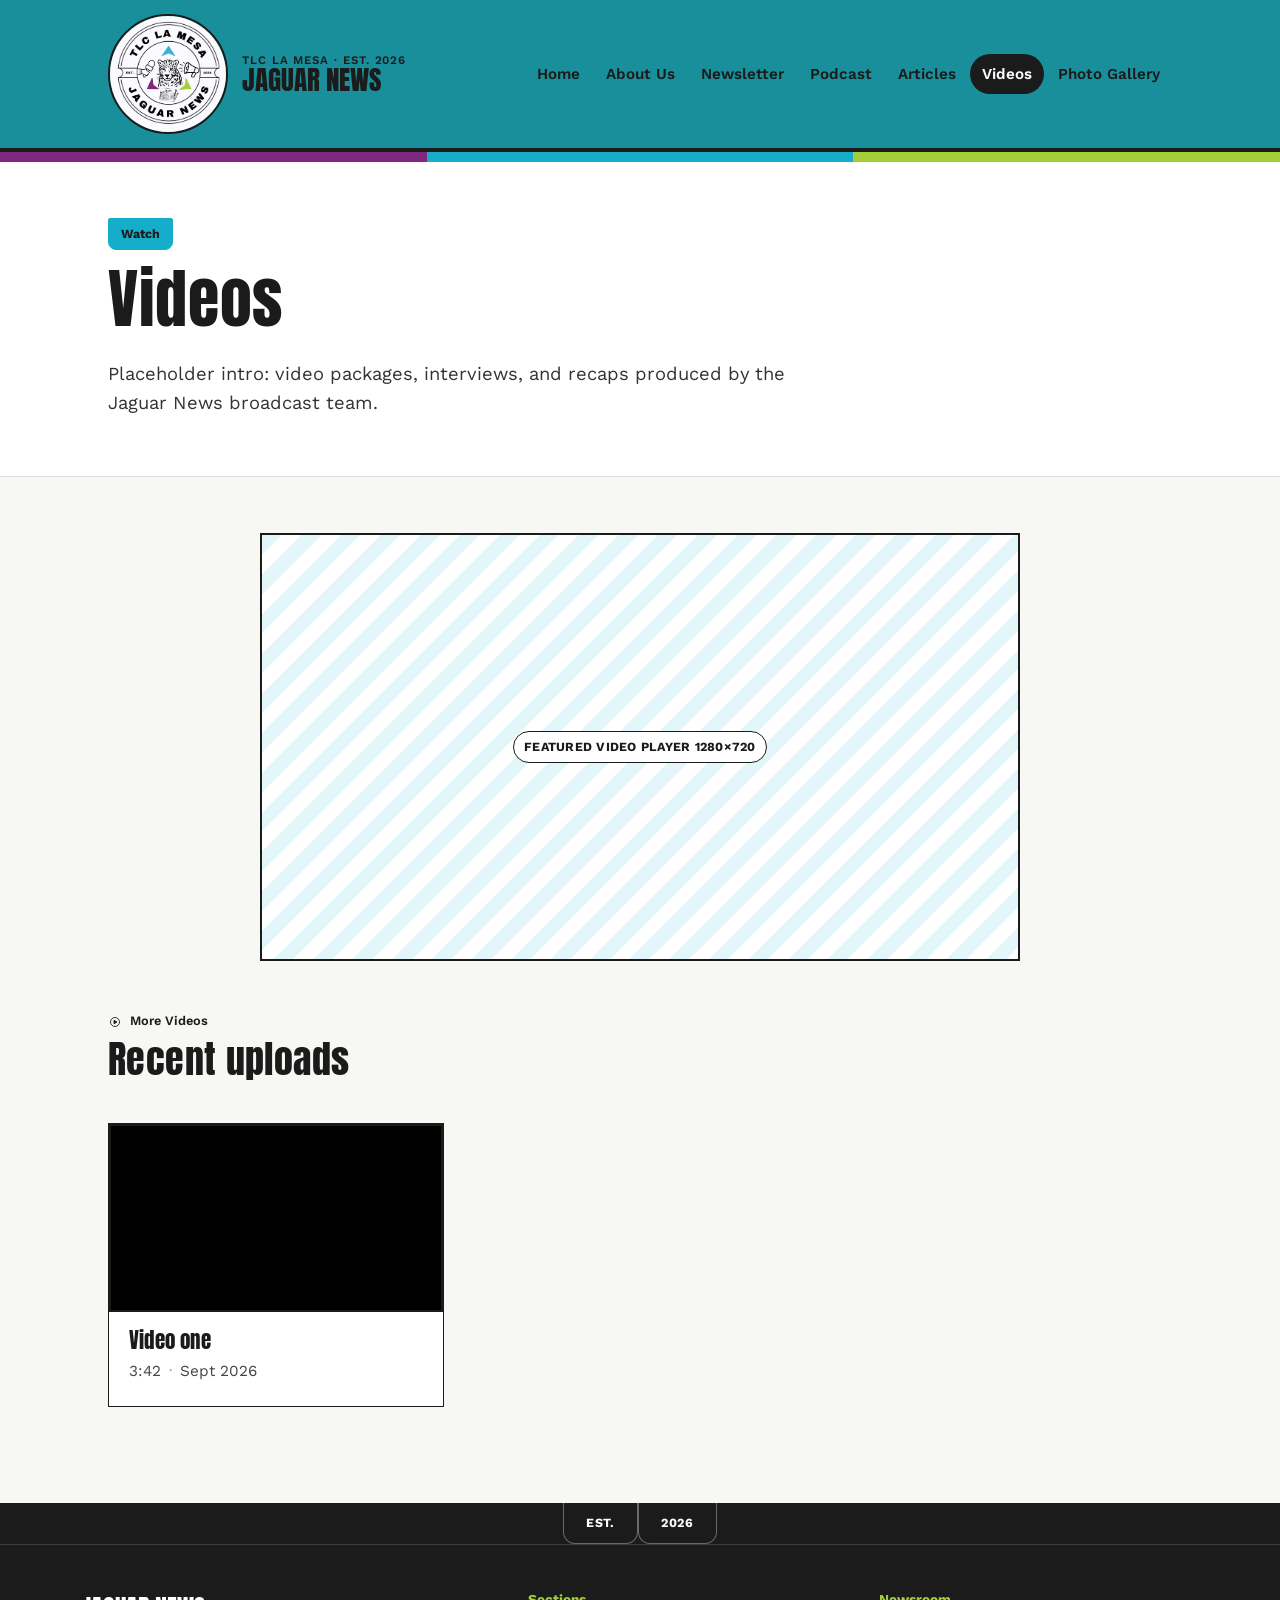
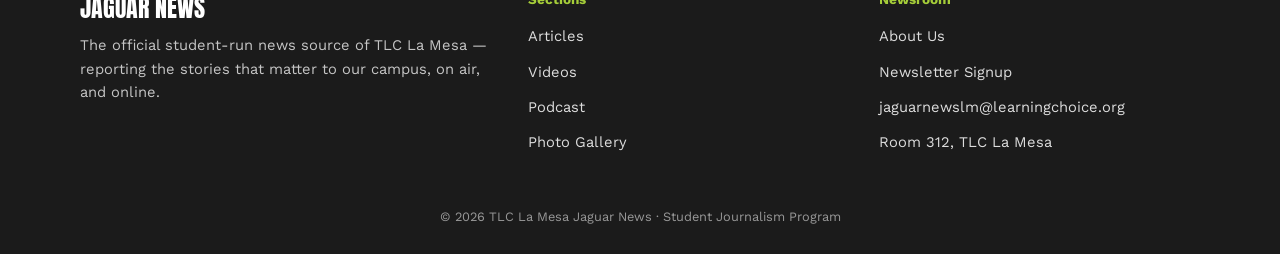
<file: videos.html>
<!DOCTYPE html>
<html lang="en">
<head>
<meta charset="UTF-8">
<meta name="viewport" content="width=device-width, initial-scale=1.0">
<title>Videos · Jaguar News — TLC La Mesa</title>
<link rel="stylesheet" href="styles.css">
</head>
<body data-page="videos">
  <header class="masthead">
    <div class="wrap masthead-bar">
      <a href="index.html" class="masthead-brand">
        <img src="assets/logo.png" alt="TLC La Mesa Jaguar News badge logo">
        <span class="titles">
          <span class="kicker">TLC LA MESA · EST. 2026</span>
          <span class="name">JAGUAR NEWS</span>
        </span>
      </a>
      <nav class="masthead-nav">
        <a href="index.html">Home</a>
        <a href="about.html">About Us</a>
        <a href="newsletter.html">Newsletter</a>
        <a href="podcast.html">Podcast</a>
        <a href="articles.html">Articles</a>
        <a href="videos.html" class="active">Videos</a>
        <a href="gallery.html">Photo Gallery</a>
      </nav>
    </div>
  </header>
  <div class="ribbon"><span></span><span></span><span></span></div>

  <section class="page-head">
    <div class="wrap">
      <div class="tag-strip"><span class="tag cyan">Watch</span></div>
      <h1>Videos</h1>
      <p class="lede" data-field="lede">Placeholder intro: video packages, interviews, and recaps produced by the Jaguar News broadcast team.</p>
    </div>
  </section>

  <section class="block">
    <div class="wrap">
      <div class="featured-video">
        <div class="ph r-16-9 featured-video-player" data-label="FEATURED VIDEO PLAYER 1280×720" data-embed="featured_video_url"></div>
        <h2 class="featured-video-title" data-field="featured_video_title">Placeholder featured video title</h2>
        <p class="featured-video-desc" data-field="featured_video_description">Placeholder description of the featured video — a sentence or two about what's in it.</p>
      </div>
      <div class="block-head">
        <div>
          <span class="eyebrow-tri"><svg viewBox="0 0 24 24" fill="none" stroke="#1b1b1b" stroke-width="1.8"><circle cx="12" cy="12" r="9"/><path d="M10 8.5 16 12l-6 3.5z" fill="#1b1b1b"/></svg> More Videos</span>
          <h2>Recent uploads</h2>
        </div>
      </div>
      <div class="grid cols-3" data-list="videos" data-template="video-card" data-item-tag="div" data-item-class="card">
        <div class="card">
          <div class="ph r-16-9" data-label="VIDEO THUMBNAIL"></div>
          <div class="card-body">
            <h3>Placeholder recap of last week's home game</h3>
            <p class="byline" style="margin-bottom:0">3:42<span class="dot">·</span>Sept 2026</p>
          </div>
        </div>
        <div class="card">
          <div class="ph r-16-9" data-label="VIDEO THUMBNAIL"></div>
          <div class="card-body">
            <h3>Placeholder campus tour of the new science wing</h3>
            <p class="byline" style="margin-bottom:0">2:15<span class="dot">·</span>Sept 2026</p>
          </div>
        </div>
        <div class="card">
          <div class="ph r-16-9" data-label="VIDEO THUMBNAIL"></div>
          <div class="card-body">
            <h3>Placeholder interview with the student council president</h3>
            <p class="byline" style="margin-bottom:0">5:08<span class="dot">·</span>Sept 2026</p>
          </div>
        </div>
        <div class="card">
          <div class="ph r-16-9" data-label="VIDEO THUMBNAIL"></div>
          <div class="card-body">
            <h3>Placeholder behind-the-scenes at the fall play rehearsal</h3>
            <p class="byline" style="margin-bottom:0">4:01<span class="dot">·</span>Sept 2026</p>
          </div>
        </div>
        <div class="card">
          <div class="ph r-16-9" data-label="VIDEO THUMBNAIL"></div>
          <div class="card-body">
            <h3>Placeholder highlight reel from spirit week</h3>
            <p class="byline" style="margin-bottom:0">2:50<span class="dot">·</span>Sept 2026</p>
          </div>
        </div>
        <div class="card">
          <div class="ph r-16-9" data-label="VIDEO THUMBNAIL"></div>
          <div class="card-body">
            <h3>Placeholder "ask a senior" advice segment</h3>
            <p class="byline" style="margin-bottom:0">3:19<span class="dot">·</span>Sept 2026</p>
          </div>
        </div>
      </div>
    </div>
  </section>

  <footer class="site-foot">
    <div class="foot-tabs">
      <span class="foot-tab">EST.</span>
      <span class="foot-tab">2026</span>
    </div>
    <div class="wrap foot-main">
      <div>
        <div class="name">JAGUAR NEWS</div>
        <p>The official student-run news source of TLC La Mesa — reporting the stories that matter to our campus, on air, and online.</p>
      </div>
      <div>
        <h4>Sections</h4>
        <ul>
          <li><a href="articles.html">Articles</a></li>
          <li><a href="videos.html">Videos</a></li>
          <li><a href="podcast.html">Podcast</a></li>
          <li><a href="gallery.html">Photo Gallery</a></li>
        </ul>
      </div>
      <div>
        <h4>Newsroom</h4>
        <ul>
          <li><a href="about.html">About Us</a></li>
          <li><a href="newsletter.html">Newsletter Signup</a></li>
          <li><a href="mailto:jaguarnewslm@learningchoice.org">jaguarnewslm@learningchoice.org</a></li>
          <li><a href="#">Room 312, TLC La Mesa</a></li>
        </ul>
      </div>
    </div>
    <div class="foot-bottom">&copy; 2026 TLC La Mesa Jaguar News · Student Journalism Program </div>
  </footer>

<script src="assets/content-loader.js" defer></script>
</body>
</html>
</file>
<file: styles.css>
/* ============================================================
   TLC LA MESA — JAGUAR NEWS
   Shared stylesheet
   ============================================================ */

@import url('https://fonts.googleapis.com/css2?family=Anton&family=Work+Sans:ital,wght@0,400;0,500;0,600;0,700;1,400&display=swap');

:root{
  --cyan:        #16adca;
  --cyan-dark:   #188F9B;
  --cyan-pale:   #e3f6fa;
  --purple:      #7e287f;
  --green:       #a5cd39;
  --ink:         #1b1b1b;
  --paper:       #f7f8f4;
  --white:       #ffffff;
  --line:        rgba(27,27,27,.14);

  --font-display: 'Anton', 'Arial Narrow', sans-serif;
  --font-body: 'Work Sans', -apple-system, BlinkMacSystemFont, sans-serif;

  --max: 1120px;
}

*{ box-sizing:border-box; }
html{ scroll-behavior:smooth; }

body{
  margin:0;
  background:var(--paper);
  color:var(--ink);
  font-family:var(--font-body);
  font-size:17px;
  line-height:1.6;
  -webkit-font-smoothing:antialiased;
}

img{ max-width:100%; display:block; }

a{ color:var(--purple); text-decoration-thickness:1.5px; text-underline-offset:2px; }
a:focus-visible, button:focus-visible, input:focus-visible{
  outline:3px solid var(--cyan-dark);
  outline-offset:2px;
}

.wrap{ max-width:var(--max); margin:0 auto; padding:0 28px; }

h1,h2,h3{
  font-family:var(--font-display);
  font-weight:400;
  letter-spacing:.01em;
  line-height:1.05;
  margin:0 0 .4em;
}
h1{ font-size:clamp(2.4rem, 5vw, 4rem); }
h2{ font-size:clamp(1.7rem, 3.2vw, 2.4rem); }
h3{ font-size:1.3rem; }
p{ margin:0 0 1em; }

.eyebrow-tri{
  display:inline-flex;
  align-items:center;
  gap:8px;
  font-family:var(--font-body);
  font-weight:600;
  font-size:.8rem;
  color:var(--ink);
  margin-bottom:.6em;
}
.eyebrow-tri svg{ width:14px; height:12px; flex:none; }

/* ---------- No placeholder flash ----------
   Anything filled in from the CMS stays transparent (but keeps its space, so
   nothing jumps) until content-loader.js adds .cms-ready to <body>, then it
   fades in. Safety net: if the loader never finishes, everything reveals
   itself after 3 seconds. */
@keyframes cms-reveal{ to{ opacity:1; } }
:is([data-field],[data-list],[data-embed],[data-richtext],[data-image],[data-byline],[data-mailto]){
  transition:opacity .2s ease;
}
body:not(.cms-ready) :is([data-field],[data-list],[data-embed],[data-richtext],[data-image],[data-byline],[data-mailto]){
  opacity:0;
  animation:cms-reveal 0s linear 3s forwards;
}

/* ---------- Masthead ---------- */
.masthead{
  background:var(--cyan-dark);
  border-bottom:4px solid var(--ink);
}
.masthead-bar{
  display:flex;
  align-items:center;
  gap:18px;
  padding:14px 28px;
  flex-wrap:wrap;
}
.masthead-brand{
  display:flex;
  align-items:center;
  gap:14px;
  text-decoration:none;
  color:var(--ink);
  margin-right:auto;
}
.masthead-brand img{
  width:120px;
  height:120px;
  border-radius:50%;
  background:var(--white);
  border:2px solid var(--ink);
}
.masthead-brand .titles{ line-height:1.05; }
.masthead-brand .titles .kicker{
  font-family:var(--font-body);
  font-weight:600;
  font-size:.72rem;
  letter-spacing:.08em;
  display:block;
}
.masthead-brand .titles .name{
  font-family:var(--font-display);
  font-size:1.7rem;
  display:block;
}

nav.masthead-nav{
  display:flex;
  flex-wrap:wrap;
  gap:4px 2px;
}
nav.masthead-nav a{
  color:var(--ink);
  text-decoration:none;
  font-weight:600;
  font-size:.95rem;
  padding:8px 12px;
  border-radius:999px;
  transition:background .15s ease;
}
nav.masthead-nav a:hover{ background:rgba(255,255,255,.45); }
nav.masthead-nav a.active{ background:var(--ink); color:var(--white); }

/* ---------- Ribbon (tri-color strip echoing the logo) ---------- */
.ribbon{
  display:flex;
  height:10px;
}
.ribbon span{ flex:1; }
.ribbon span:nth-child(2){ background:var(--cyan); }
.ribbon span:nth-child(1){ background:var(--purple); }
.ribbon span:nth-child(3){ background:var(--green); }

/* ---------- Page header band ---------- */
.page-head{
  background:var(--white);
  border-bottom:1px solid var(--line);
  padding:56px 0 40px;
}
.page-head .tag-strip{
  display:flex;
  gap:10px;
  margin-bottom:16px;
}
.tag{
  font-family:var(--font-body);
  font-weight:700;
  font-size:.78rem;
  padding:5px 12px 5px 12px;
  border:1.5px solid var(--ink);
  border-radius:2px 2px 8px 8px;
  background:var(--paper);
}
.tag.purple{ background:var(--purple); color:var(--white); border-color:var(--purple); }
.tag.green{ background:var(--green); color:var(--ink); border-color:var(--green); }
.tag.cyan{ background:var(--cyan); color:var(--ink); border-color:var(--cyan); }

.lede{ font-size:1.15rem; max-width:62ch; color:#333; }

/* ---------- Hero (home) ---------- */
.hero{
  background:var(--white);
  border-bottom:1px solid var(--line);
  padding:48px 0 56px;
}
.hero-grid{
  display:grid;
  grid-template-columns:1.1fr .9fr;
  gap:40px;
  align-items:start;
}
.hero h1{ margin-bottom:.3em; }
.byline{
  font-size:.92rem;
  color:#555;
  margin-bottom:1.2em;
}
.byline .dot{ margin:0 8px; opacity:.5; }

.btn{
  display:inline-flex;
  align-items:center;
  gap:8px;
  font-family:var(--font-body);
  font-weight:700;
  font-size:.95rem;
  padding:12px 22px;
  border-radius:999px;
  border:2px solid var(--ink);
  background:var(--ink);
  color:var(--white);
  text-decoration:none;
  cursor:pointer;
}
.btn:hover{ background:var(--white); color:var(--ink); }
.btn.outline{ background:transparent; color:var(--ink); }
.btn.outline:hover{ background:var(--ink); color:var(--white); }
.btn.cyan{ background:var(--cyan); border-color:var(--ink); color:var(--ink); }
.btn.cyan:hover{ background:var(--ink); color:var(--white); }

/* ---------- Placeholder media block ---------- */
.ph{
  position:relative;
  width:100%;
  border:2px solid var(--ink);
  background:
    repeating-linear-gradient(135deg, var(--cyan-pale) 0 14px, var(--white) 14px 28px);
  display:flex;
  align-items:center;
  justify-content:center;
  color:var(--ink);
  overflow:hidden;
}
.ph::after{
  content:attr(data-label);
  position:relative;
  font-family:var(--font-body);
  font-weight:700;
  font-size:.78rem;
  letter-spacing:.02em;
  background:var(--white);
  border:1.5px solid var(--ink);
  padding:5px 10px;
  border-radius:999px;
}
.ph.r-16-9{ aspect-ratio:16/9; }
.ph.r-4-3{ aspect-ratio:4/3; }
.ph.r-1-1{ aspect-ratio:1/1; }
.ph.r-3-2{ aspect-ratio:3/2; }
.ph.r-3-1{ aspect-ratio:3/1; }

/* ---------- YouTube pop-up (Podcast page "Listen" button) ---------- */
.video-modal-overlay{
  position:fixed;
  inset:0;
  background:rgba(27,27,27,.78);
  display:flex;
  align-items:center;
  justify-content:center;
  padding:24px;
  z-index:1000;
  opacity:0;
  visibility:hidden;
  pointer-events:none;
  transition:opacity .15s ease;
}
.video-modal-overlay.is-open{
  opacity:1;
  visibility:visible;
  pointer-events:auto;
}
.video-modal{
  position:relative;
  width:min(720px, 100%);
  background:var(--white);
  border:2px solid var(--ink);
  padding:18px;
}
.video-modal-close{
  position:absolute;
  top:-16px;
  right:-16px;
  width:36px;
  height:36px;
  border-radius:50%;
  border:2px solid var(--ink);
  background:var(--green);
  font-size:1.4rem;
  line-height:1;
  font-family:var(--font-body);
  cursor:pointer;
  display:flex;
  align-items:center;
  justify-content:center;
}
.video-modal-body .video-embed{ margin:0; }

/* ---------- Video embed (YouTube iframe) ----------
   Same frame look as .ph, but WITHOUT the ::after label pill —
   that pill is what showed up as a stray empty bar next to real videos. */
.video-embed{
  position:relative;
  width:100%;
  aspect-ratio:16/9;
  border:2px solid var(--ink);
  overflow:hidden;
}
.video-embed iframe,
.video-embed video{
  display:block;
  width:100%;
  height:100%;
  border:0;
  background:#000;
}
.video-embed video{ object-fit:contain; }

/* ---------- Featured video (videos page top) ---------- */
.featured-video{
  max-width:760px;
  margin:0 auto 48px;
}
.featured-video-player{ margin-bottom:18px; }
.featured-video-title{ margin-bottom:.3em; }
.featured-video-desc{ color:#444; margin-bottom:0; }

/* ---------- Section shell ---------- */
section.block{ padding:56px 0; }
section.block.alt{ background:var(--white); border-top:1px solid var(--line); border-bottom:1px solid var(--line); }
.block-head{
  display:flex;
  justify-content:space-between;
  align-items:flex-end;
  gap:20px;
  margin-bottom:28px;
  flex-wrap:wrap;
}
.block-head p{ margin:0; color:#555; max-width:50ch; }

/* ---------- Cards ---------- */
.grid{ display:grid; gap:28px; }
.grid.cols-3{ grid-template-columns:repeat(3,1fr); }
.grid.cols-2{ grid-template-columns:repeat(2,1fr); }
.grid.cols-4{ grid-template-columns:repeat(4,1fr); }

.card{
  background:var(--white);
  border:1.5px solid var(--ink);
  display:flex;
  flex-direction:column;
}
.card .card-body{ padding:18px 20px 22px; }
.card h3{ margin-bottom:.35em; }
.card p{ color:#444; font-size:.96rem; margin-bottom:.8em; }
.card .card-meta{
  font-size:.8rem;
  font-weight:600;
  color:var(--purple);
  margin-bottom:.5em;
}
.card .read-more{ font-weight:700; font-size:.9rem; color:var(--purple); }

/* ---------- Articles: whole card is a link, grows slightly on hover ---------- */
a.card{ text-decoration:none; color:inherit; }
.article-card{
  position:relative;
  cursor:pointer;
  transition:transform .18s ease, box-shadow .18s ease;
}
.article-card:hover,
.article-card:focus-visible{
  transform:scale(1.035);
  box-shadow:0 14px 30px rgba(0,0,0,.18);
  z-index:2;
}

/* ---------- Single article page ---------- */
.article-photo{
  width:100%;
  aspect-ratio:3/2;
  object-fit:cover;
  border:2px solid var(--ink);
  display:block;
  margin-bottom:28px;
}
.article-body p{ font-size:1.05rem; color:#333; margin-bottom:1.2em; }

/* pill filters */
.filters{ display:flex; flex-wrap:wrap; gap:10px; margin-bottom:32px; }
.filters button{
  font-family:var(--font-body);
  font-weight:600;
  font-size:.88rem;
  padding:9px 18px;
  border-radius:999px;
  border:1.5px solid var(--ink);
  background:var(--white);
  cursor:pointer;
}
.filters button.is-on{ background:var(--ink); color:var(--white); }

/* ---------- Triangle divider (motif from the badge) ---------- */
.tri-divider{
  display:flex;
  align-items:center;
  justify-content:center;
  gap:14px;
  margin:8px 0 40px;
}
.tri-divider svg{ width:16px; height:14px; }
.tri-divider .rule{ height:1px; background:var(--line); flex:1; max-width:220px; }

/* ---------- Teaser strip (home) ---------- */
.teaser{
  border:1.5px solid var(--ink);
  background:var(--white);
  padding:26px 24px;
  display:flex;
  flex-direction:column;
  gap:10px;
}
.teaser .icon-badge{
  width:46px; height:46px;
  border-radius:50%;
  border:1.5px solid var(--ink);
  display:flex; align-items:center; justify-content:center;
  flex:none;
}
.teaser .icon-badge svg{ width:22px; height:22px; }
.teaser.cyan .icon-badge{ background:var(--cyan); }
.teaser.purple .icon-badge{ background:var(--purple); }
.teaser.green .icon-badge{ background:var(--green); }

/* ---------- Newsletter form (visual placeholder) ---------- */
.signup{
  background:var(--cyan);
  border:2px solid var(--ink);
  padding:36px;
  display:grid;
  grid-template-columns:1.1fr .9fr;
  gap:30px;
  align-items:center;
}
.signup form{ display:flex; gap:0; }
.signup input[type=email]{
  flex:1;
  font-family:var(--font-body);
  font-size:1rem;
  padding:14px 16px;
  border:2px solid var(--ink);
  border-right:none;
  background:var(--white);
}
.signup .btn{ border-radius:0; }

.issue-list{ list-style:none; margin:0; padding:0; }
.issue-list li{
  display:flex;
  justify-content:space-between;
  gap:16px;
  padding:18px 0;
  border-bottom:1px solid var(--line);
}
.issue-list li:first-child{ border-top:1px solid var(--line); }
.issue-list .issue-date{ color:#666; font-size:.88rem; white-space:nowrap; }

/* ---------- Podcast episode rows ---------- */
.episode{
  display:grid;
  grid-template-columns:64px 1fr auto;
  gap:18px;
  align-items:center;
  padding:20px;
  border:1.5px solid var(--ink);
  background:var(--white);
  margin-bottom:16px;
}
.episode .ep-num{
  font-family:var(--font-display);
  font-size:1.6rem;
  color:var(--purple);
  text-align:center;
}
.player-bar{
  display:flex;
  align-items:center;
  gap:10px;
  margin-top:8px;
}
.player-bar .track{
  flex:1;
  height:6px;
  border-radius:999px;
  background:var(--line);
  position:relative;
}
.player-bar .track::before{
  content:"";
  position:absolute; left:0; top:0; bottom:0;
  width:35%;
  border-radius:999px;
  background:var(--cyan-dark);
}
.play-btn{
  width:40px; height:40px;
  border-radius:50%;
  border:2px solid var(--ink);
  background:var(--green);
  display:flex; align-items:center; justify-content:center;
  flex:none;
}
.subscribe-row{ display:flex; flex-wrap:wrap; gap:12px; margin-top:20px; }

/* ---------- Gallery: topic cards with hover preview ---------- */
.gallery-hint{
  font-size:.9rem;
  color:#666;
  margin:-6px 0 26px;
}
.gallery-grid{
  display:grid;
  grid-template-columns:repeat(3,1fr);
  gap:28px;
}
.gallery-topic-card{
  position:relative;
  display:block;
  border:1.5px solid var(--ink);
  background:var(--white);
  color:var(--ink);
  text-decoration:none;
  cursor:pointer;
  transition:transform .18s ease, box-shadow .18s ease;
}
.gtc-cover{
  aspect-ratio:4/3;
  overflow:hidden;
  border-bottom:1.5px solid var(--ink);
}
.gtc-cover img{
  width:100%;
  height:100%;
  object-fit:cover;
}
.gtc-cover .ph{ height:100%; }
.gtc-title{ padding:14px 16px 16px; }
.gtc-title h3{ margin:0; }

/* description + button: hidden until hover/focus, then drops out of the bottom of
   the card as one continuous piece (absolute, so the grid never shifts) */
.gtc-more{
  position:absolute;
  left:-1.5px;
  right:-1.5px;
  top:calc(100% - 1.5px);
  background:var(--white);
  border:1.5px solid var(--ink);
  border-top:none;
  padding:12px 16px 16px;
  box-shadow:inset 0 1px 0 var(--line), 0 14px 30px rgba(0,0,0,.18);
  opacity:0;
  visibility:hidden;
  transform:translateY(-6px);
  transition:opacity .18s ease, transform .18s ease;
}
.gtc-more p{
  font-size:.9rem;
  color:#333;
  margin-bottom:12px;
}
.gtc-more p:empty{ display:none; }
.gtc-btn{
  padding:9px 16px;
  font-size:.85rem;
}

/* the grow + reveal effect: mouse only, so a tap on a phone goes straight
   through to the topic page instead of needing two taps */
@media (hover:hover){
  .gallery-topic-card:hover{
    transform:scale(1.05);
    box-shadow:0 14px 30px rgba(0,0,0,.18);
    z-index:5;
  }
  .gallery-topic-card:hover .gtc-more{
    opacity:1;
    visibility:visible;
    transform:none;
  }
}
.gallery-topic-card:focus-visible{
  transform:scale(1.05);
  box-shadow:0 14px 30px rgba(0,0,0,.18);
  z-index:5;
}
.gallery-topic-card:focus-visible .gtc-more{
  opacity:1;
  visibility:visible;
  transform:none;
}

/* ---------- Photo grid (topic sub-page: every photo in one album) ---------- */
.back-link{
  display:inline-block;
  font-weight:600;
  font-size:.9rem;
  margin-bottom:14px;
}
.photo-grid{
  columns:3;
  column-gap:22px;
}
.photo-grid figure{
  margin:0 0 22px;
  break-inside:avoid;
  border:1.5px solid var(--ink);
  background:var(--white);
}
.photo-grid figcaption{
  padding:10px 14px;
  font-size:.85rem;
  color:#444;
}

/* ---------- About page: Leadership (round photo left, description right) ---------- */
.leadership-list{ display:flex; flex-direction:column; gap:22px; }
.leadership-row{
  display:grid;
  grid-template-columns:220px 1fr;
  gap:28px;
  align-items:center;
  border:1.5px solid var(--ink);
  background:var(--white);
  padding:24px;
}
.leadership-photo img{
  width:100%;
  aspect-ratio:1/1;
  object-fit:cover;
  border:2px solid var(--ink);
  border-radius:50%;
}
.leadership-photo .ph{ aspect-ratio:1/1; border-radius:50%; }
.leadership-photo .ph::after{ border-radius:999px; }
.leadership-body .role{ color:var(--purple); font-weight:700; font-size:.85rem; margin-bottom:.3em; }
.leadership-body h3{ margin-bottom:.35em; }
.leadership-body p:last-child{ margin-bottom:0; color:#444; }

/* ---------- About page: Our Departments (title + description, then a leader sub-row) ---------- */
.department-list{ display:flex; flex-direction:column; gap:22px; }
.department-row{
  border:1.5px solid var(--ink);
  background:var(--cyan-pale);
  padding:26px 26px 24px;
}
.department-row h3{
  font-size:clamp(1.5rem, 2.6vw, 2.1rem);
  margin-bottom:.3em;
}
.department-desc{ color:#444; margin-bottom:20px; }
.department-leader{
  display:grid;
  grid-template-columns:120px 1fr;
  gap:20px;
  align-items:center;
  padding-top:18px;
  border-top:1px solid var(--line);
}
.department-leader-photo img{
  width:100%;
  aspect-ratio:1/1;
  object-fit:cover;
  border:2px solid var(--ink);
  border-radius:50%;
}
.department-leader-photo .ph{ aspect-ratio:1/1; border-radius:50%; }
.department-leader-photo .ph::after{ border-radius:999px; font-size:.6rem; padding:3px 6px; }
.department-leader-body .role{
  color:var(--purple);
  font-weight:700;
  font-size:1rem;
  margin-bottom:.2em;
}
.department-leader-body h4{
  font-family:var(--font-body);
  font-weight:700;
  font-size:1rem;
  margin:0 0 .25em;
}
.department-leader-body p{ margin:0; color:#444; font-size:.92rem; }

/* ---------- About / staff ---------- */
.staff-card{
  text-align:center;
  padding:24px 18px 26px;
}
.staff-card .ph.r-1-1{ margin-bottom:14px; border-radius:50%; }
.staff-card .role{ color:var(--purple); font-weight:700; font-size:.85rem; margin-bottom:.3em; }

.value-row{
  display:grid;
  grid-template-columns:repeat(3,1fr);
  gap:24px;
}
.value-row .value{ border-left:3px solid var(--green); padding-left:16px; }
.value-row .value:nth-child(2){ border-left-color:var(--purple); }
.value-row .value:nth-child(3){ border-left-color:var(--cyan); }

/* ---------- Footer ---------- */
footer.site-foot{
  background:var(--ink);
  color:var(--white);
  padding:0;
  margin-top:40px;
}
.foot-tabs{
  display:flex;
  align-items:center;
  justify-content:center;
  gap:0;
  border-bottom:1px solid rgba(255,255,255,.15);
}
.foot-tab{
  font-family:var(--font-body);
  font-weight:700;
  font-size:.78rem;
  letter-spacing:.06em;
  padding:10px 22px;
  border:1px solid rgba(255,255,255,.35);
  border-top:none;
  border-radius:0 0 12px 12px;
}
.foot-main{
  display:grid;
  grid-template-columns:1.3fr 1fr 1fr;
  gap:30px;
  padding:44px 0 28px;
}
.foot-main .name{ font-family:var(--font-display); font-size:1.5rem; margin-bottom:.3em; }
.foot-main p{ color:rgba(255,255,255,.75); font-size:.92rem; }
.foot-main h4{
  font-family:var(--font-body);
  font-size:.85rem;
  font-weight:700;
  margin:0 0 12px;
  color:var(--green);
}
.foot-main ul{ list-style:none; margin:0; padding:0; }
.foot-main li{ margin-bottom:8px; }
.foot-main a{ color:rgba(255,255,255,.85); text-decoration:none; font-size:.92rem; }
.foot-main a:hover{ text-decoration:underline; }
.foot-bottom{
  text-align:center;
  padding:16px 0 26px;
  font-size:.8rem;
  color:rgba(255,255,255,.55);
}

/* ---------- Responsive ---------- */
@media (max-width: 860px){
  .hero-grid, .signup, .value-row{ grid-template-columns:1fr; }
  .grid.cols-3, .grid.cols-4{ grid-template-columns:repeat(2,1fr); }
  .foot-main{ grid-template-columns:1fr; }
  .gallery-grid{ grid-template-columns:repeat(2,1fr); }
  .photo-grid{ columns:2; }
  .signup form{ flex-direction:column; }
  .signup input[type=email]{ border-right:2px solid var(--ink); }
}
@media (max-width: 640px){
  .leadership-row{ grid-template-columns:1fr; }
  .leadership-photo{ max-width:200px; margin:0 auto; }
}
@media (max-width: 560px){
  .grid.cols-3, .grid.cols-4, .grid.cols-2{ grid-template-columns:1fr; }
  .masthead-bar{ flex-direction:column; align-items:flex-start; }
  .gallery-grid{ grid-template-columns:1fr; }
  .photo-grid{ columns:1; }
  .episode{ grid-template-columns:44px 1fr; }
  .episode .subscribe-row{ grid-column:1/-1; }
}
</file>
